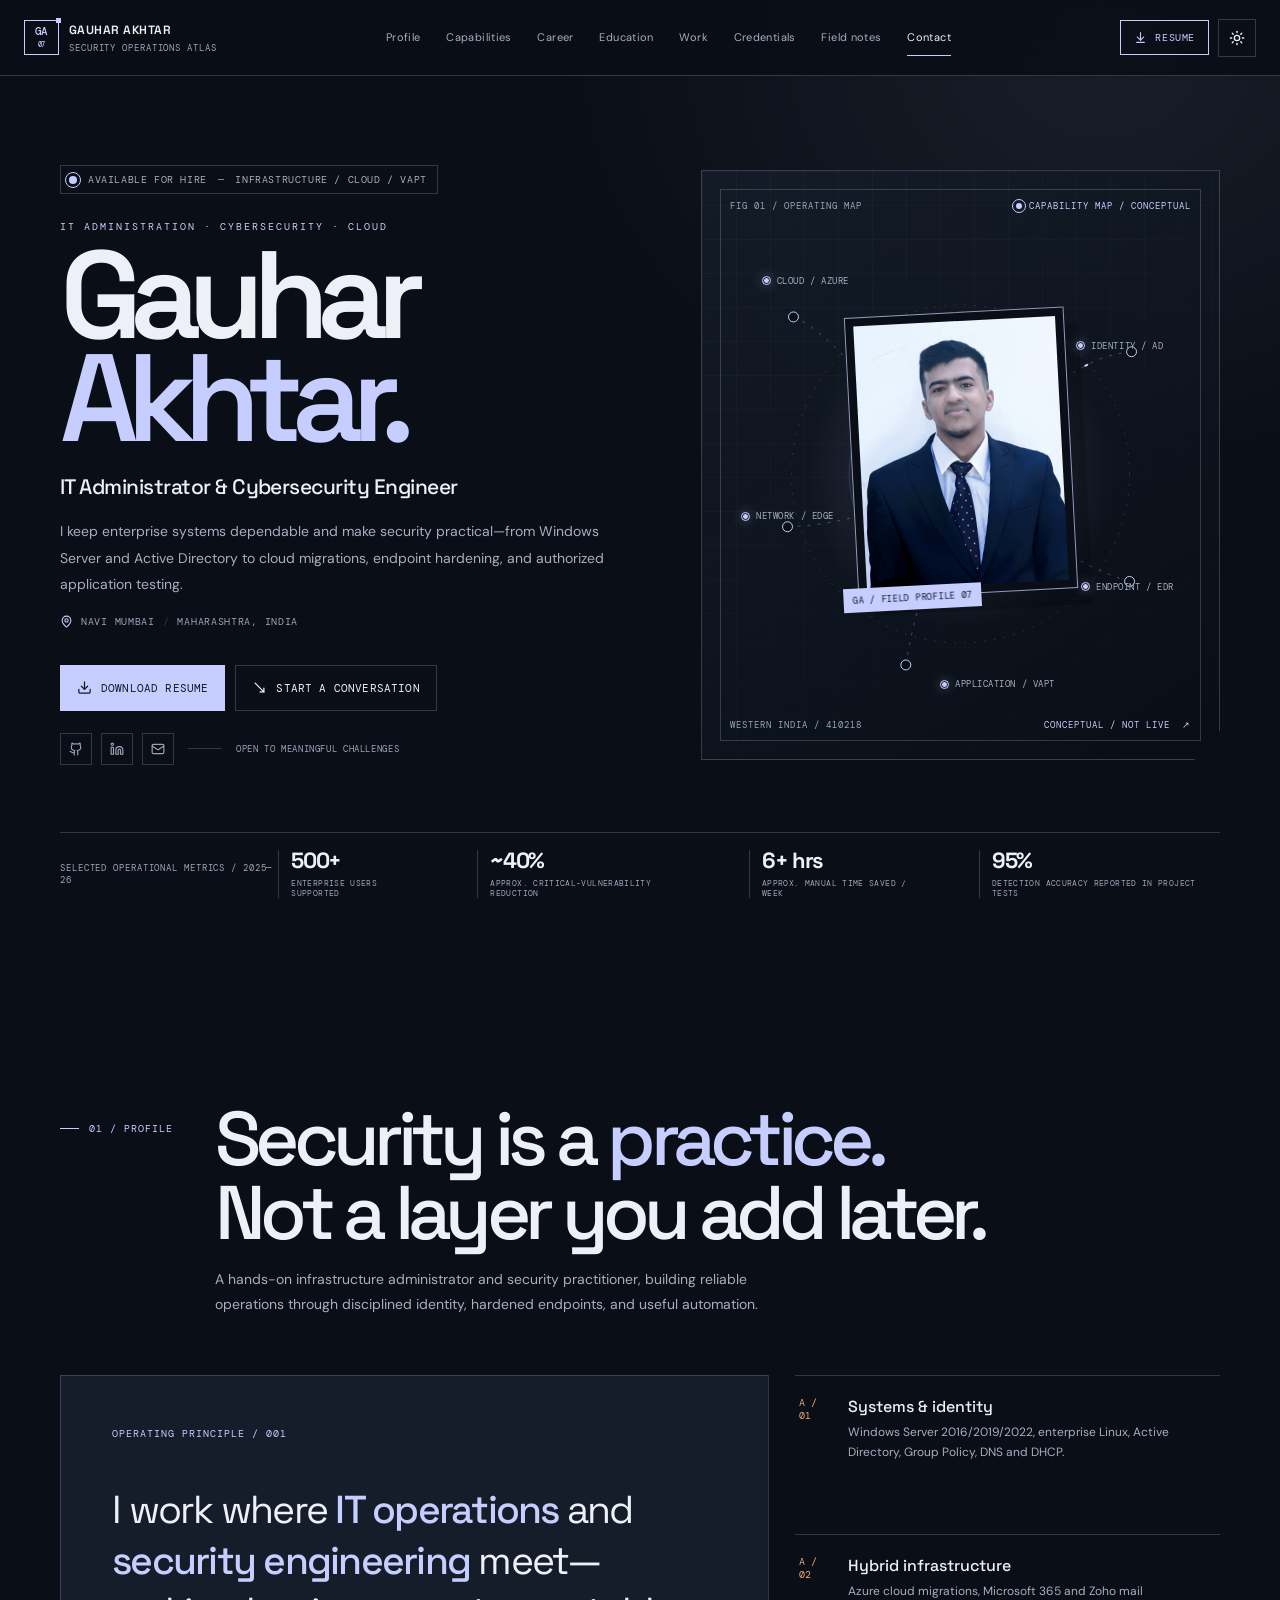
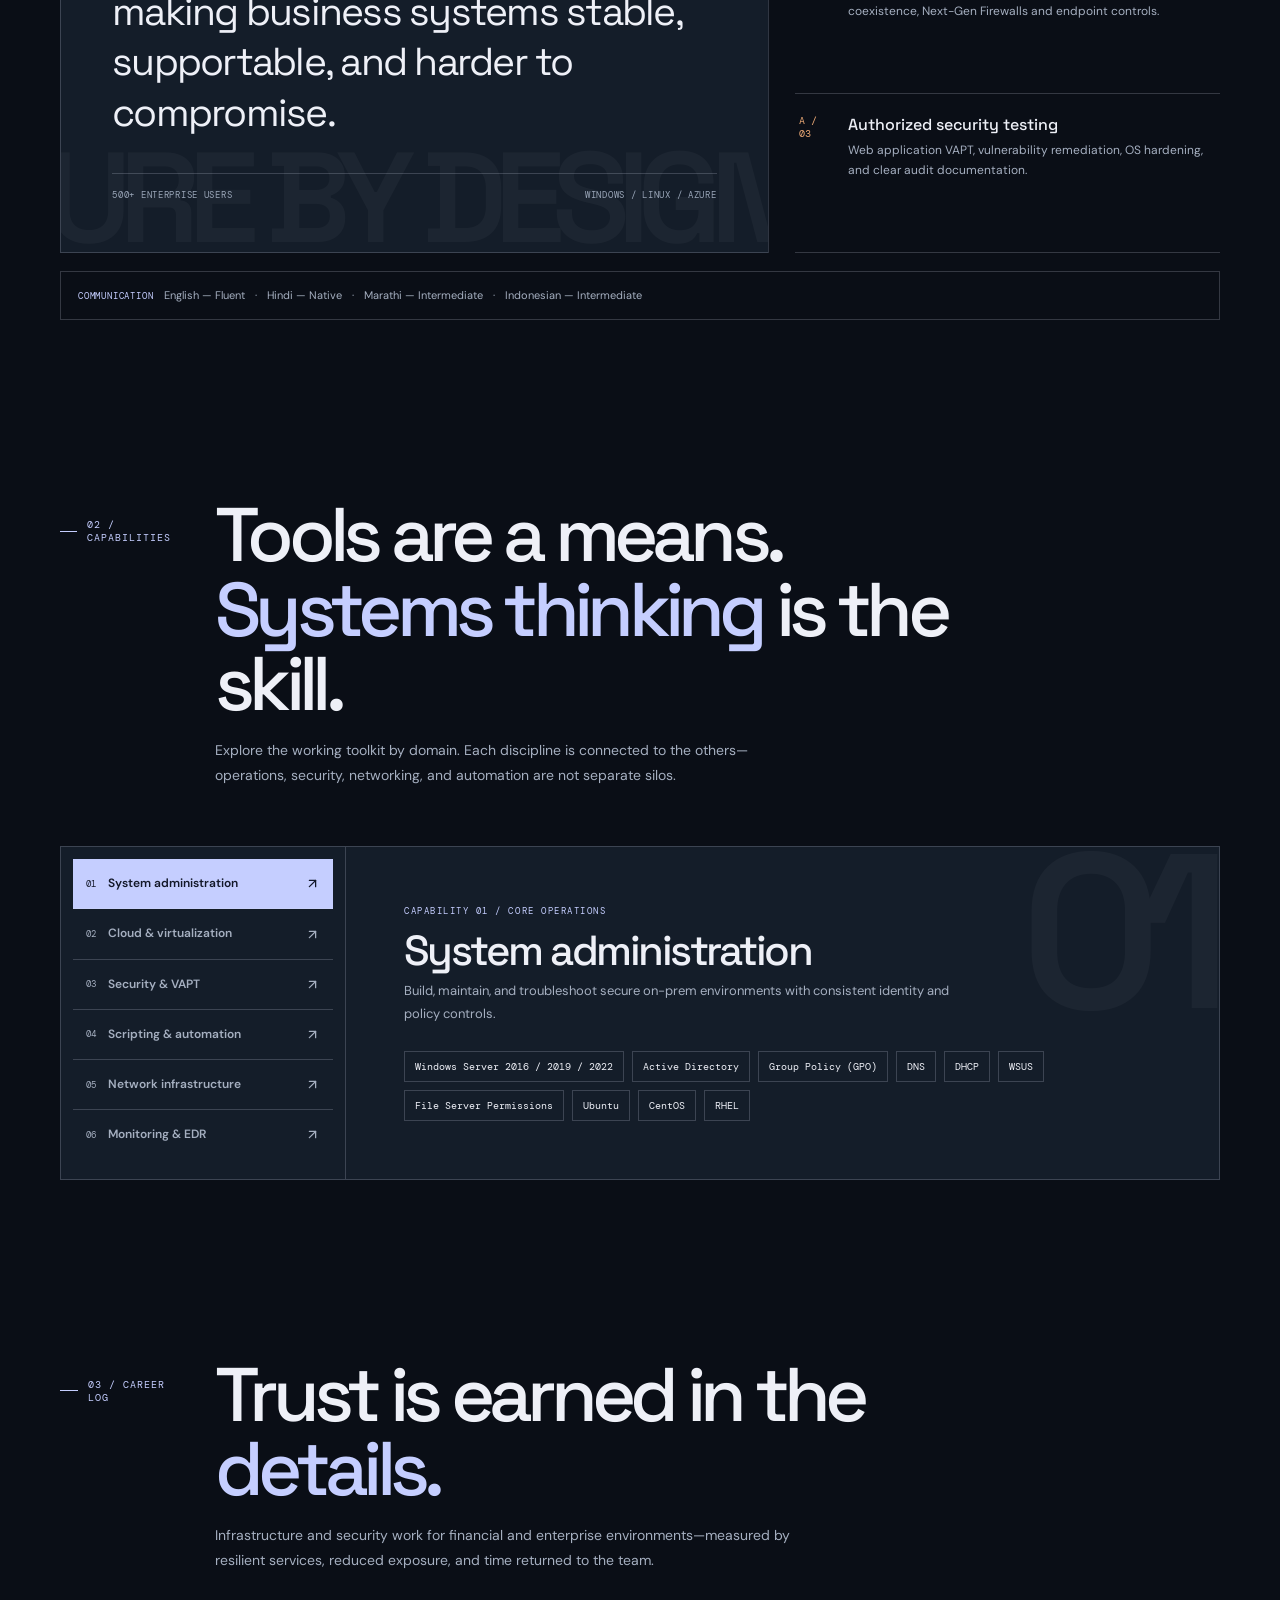
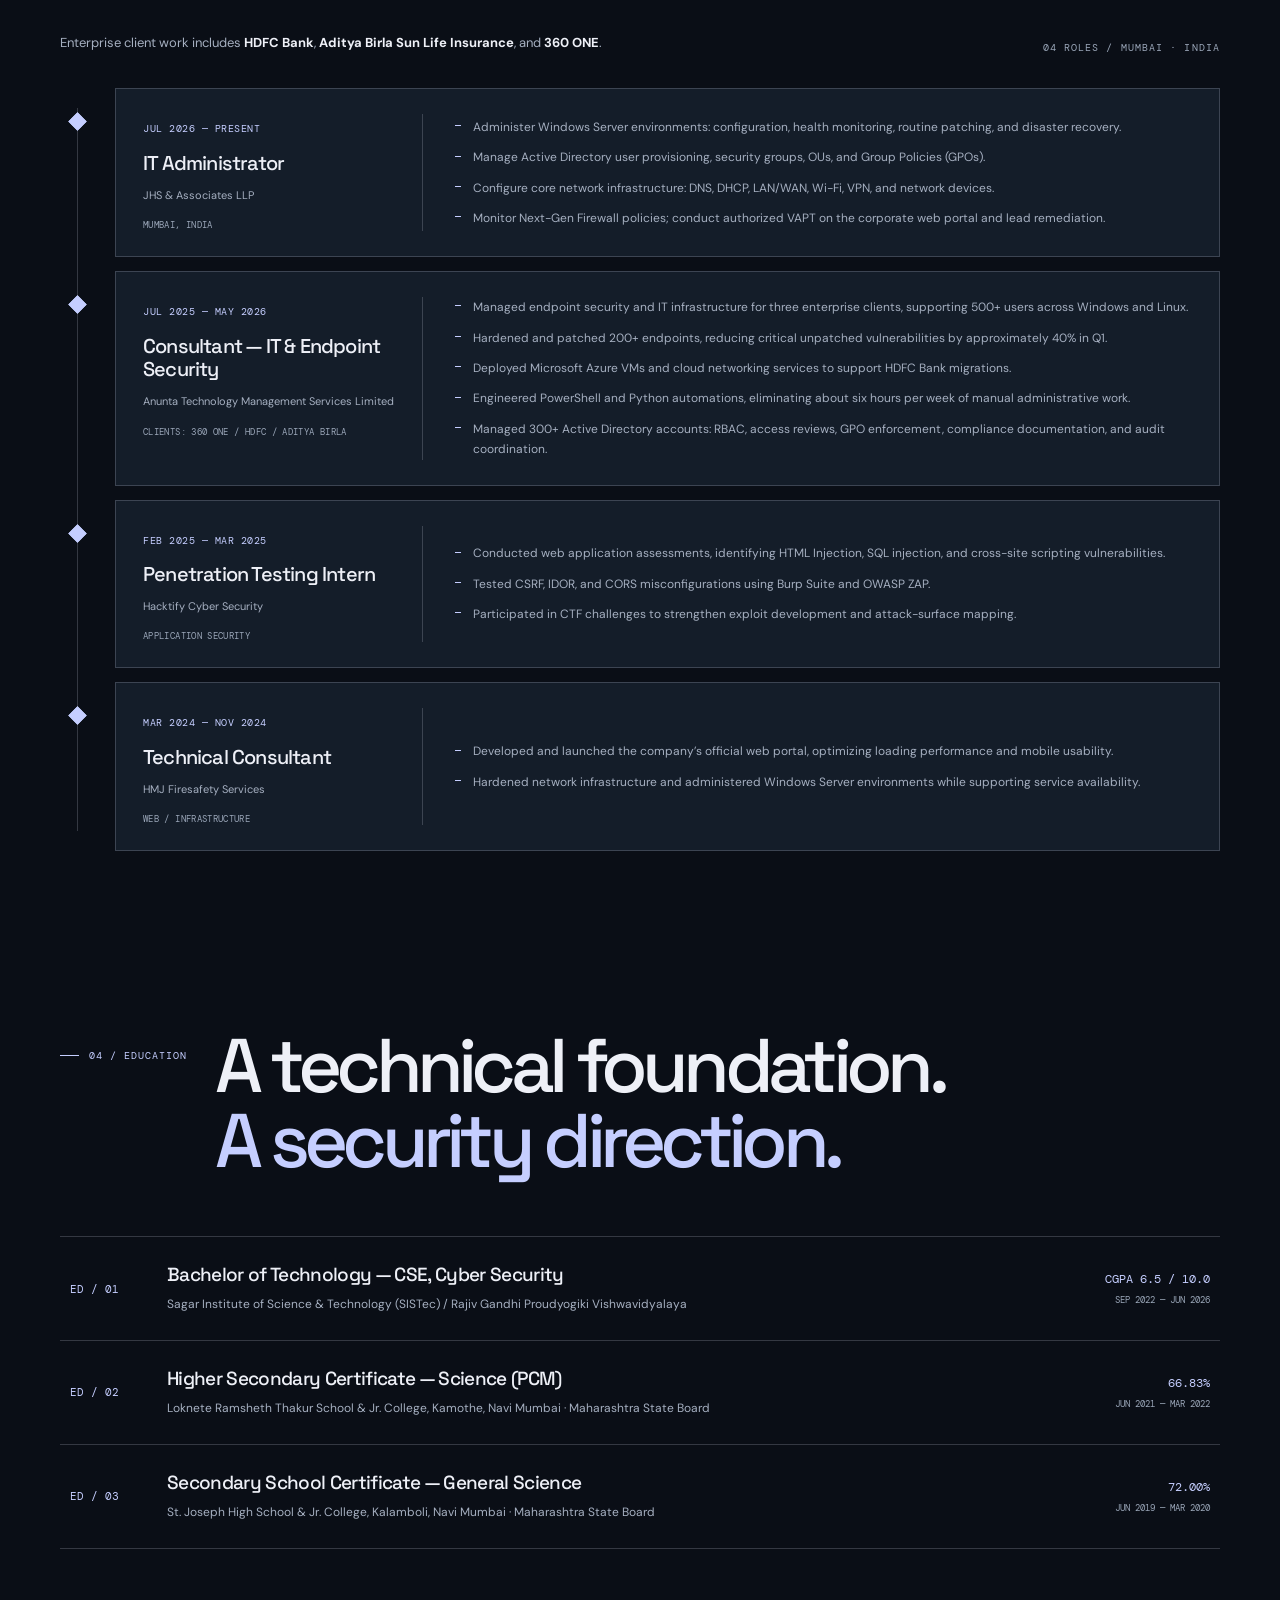
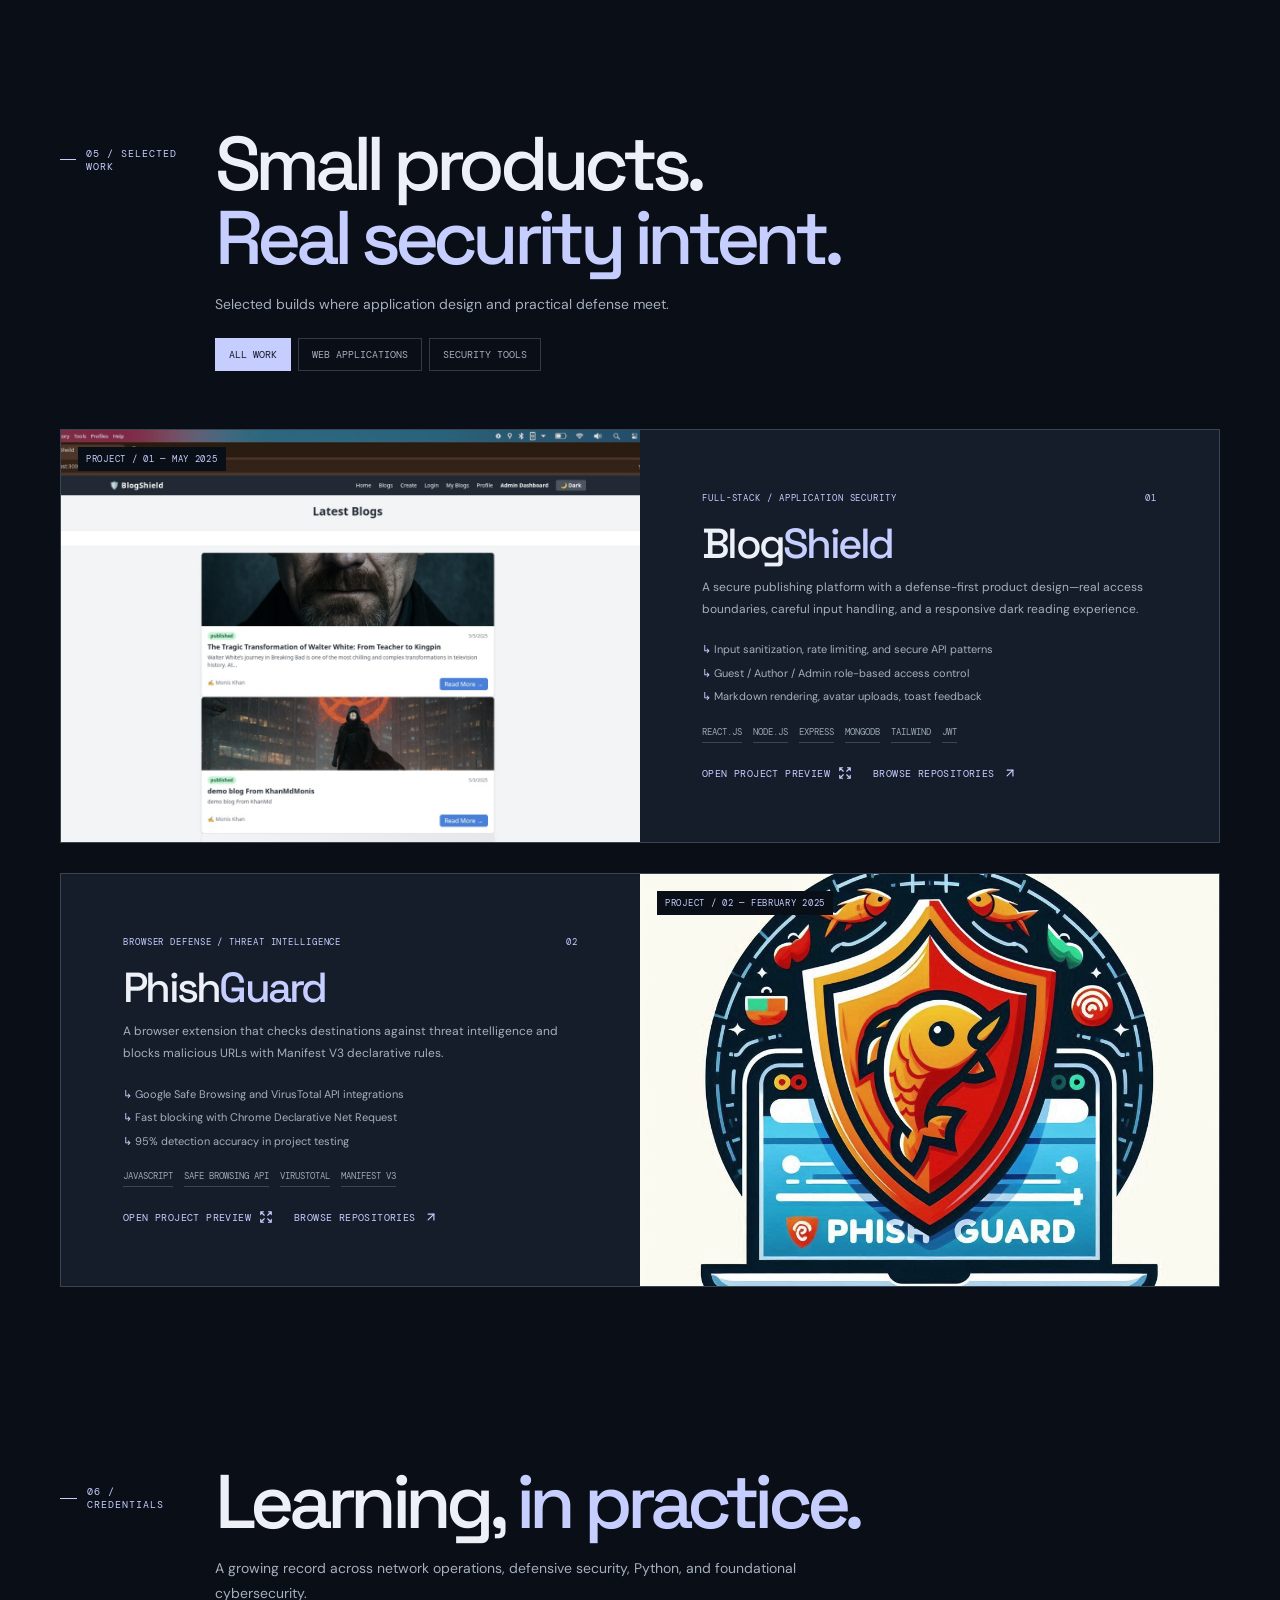
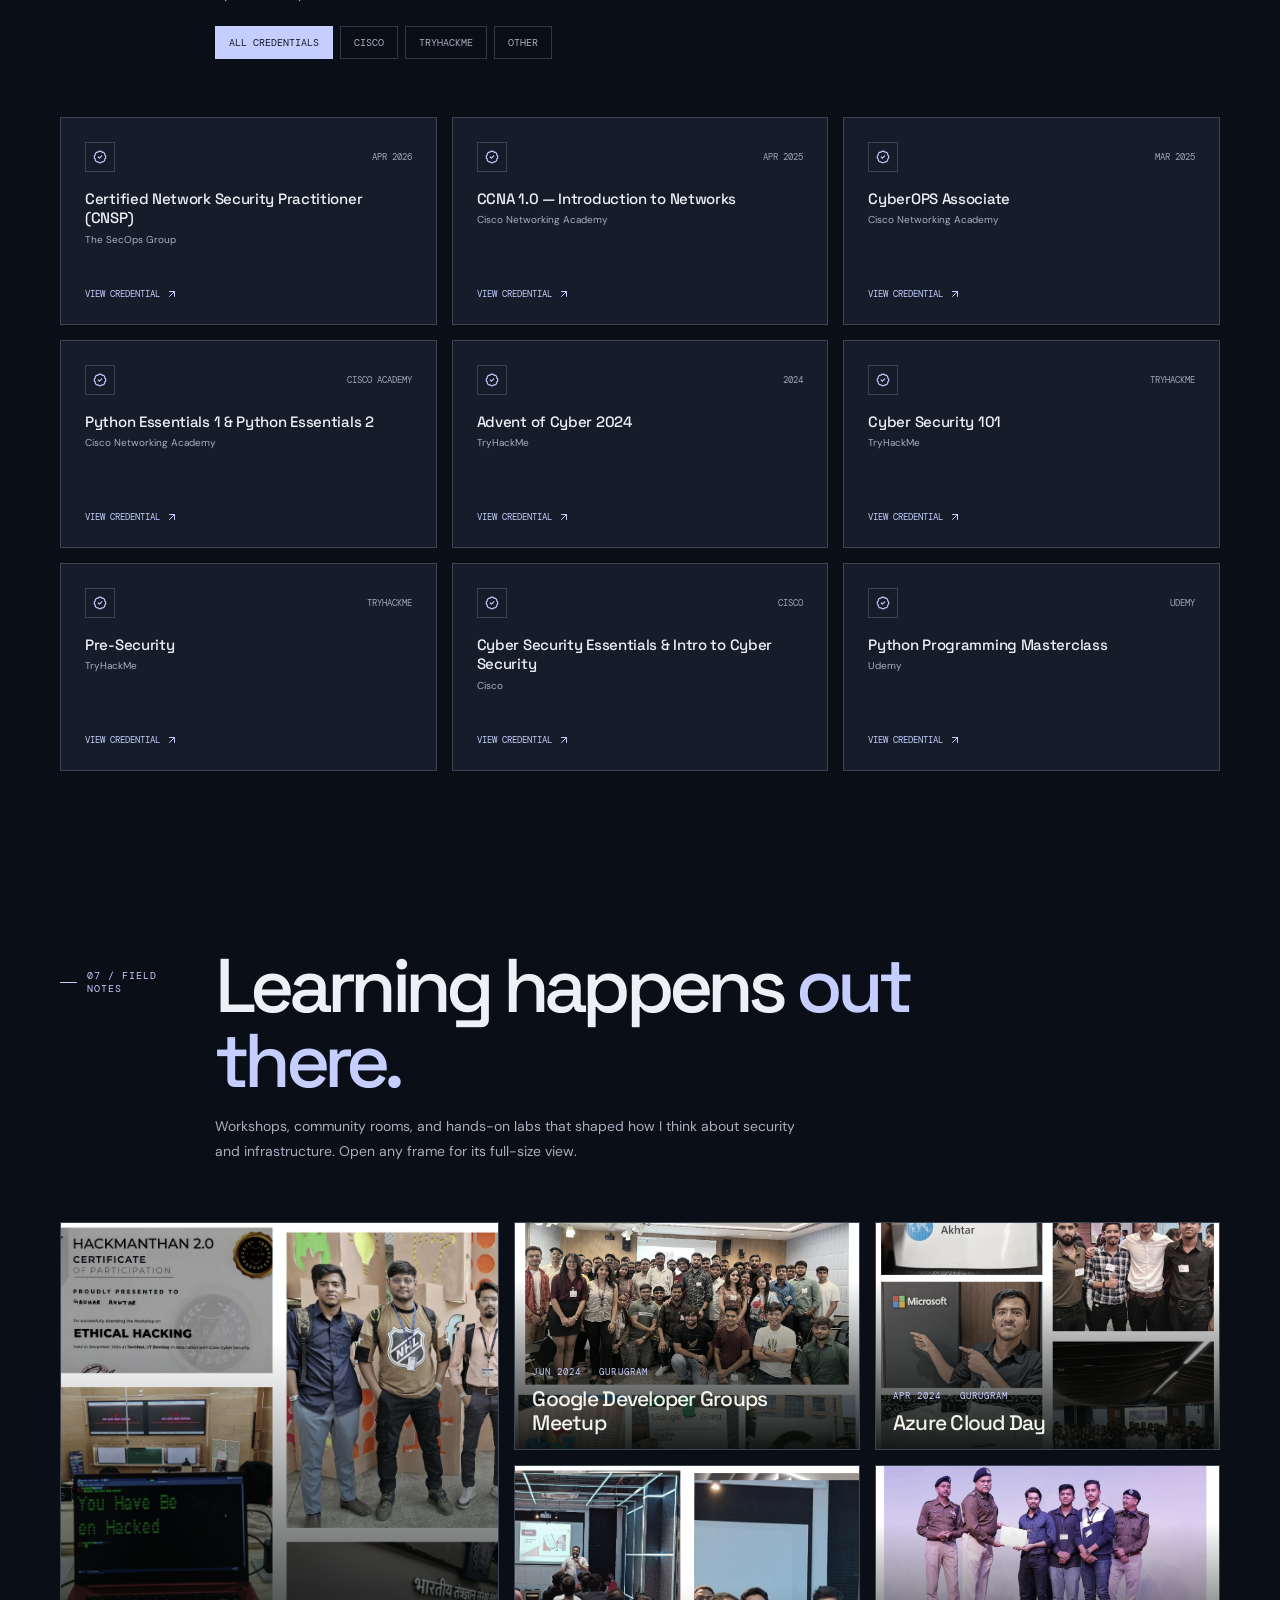
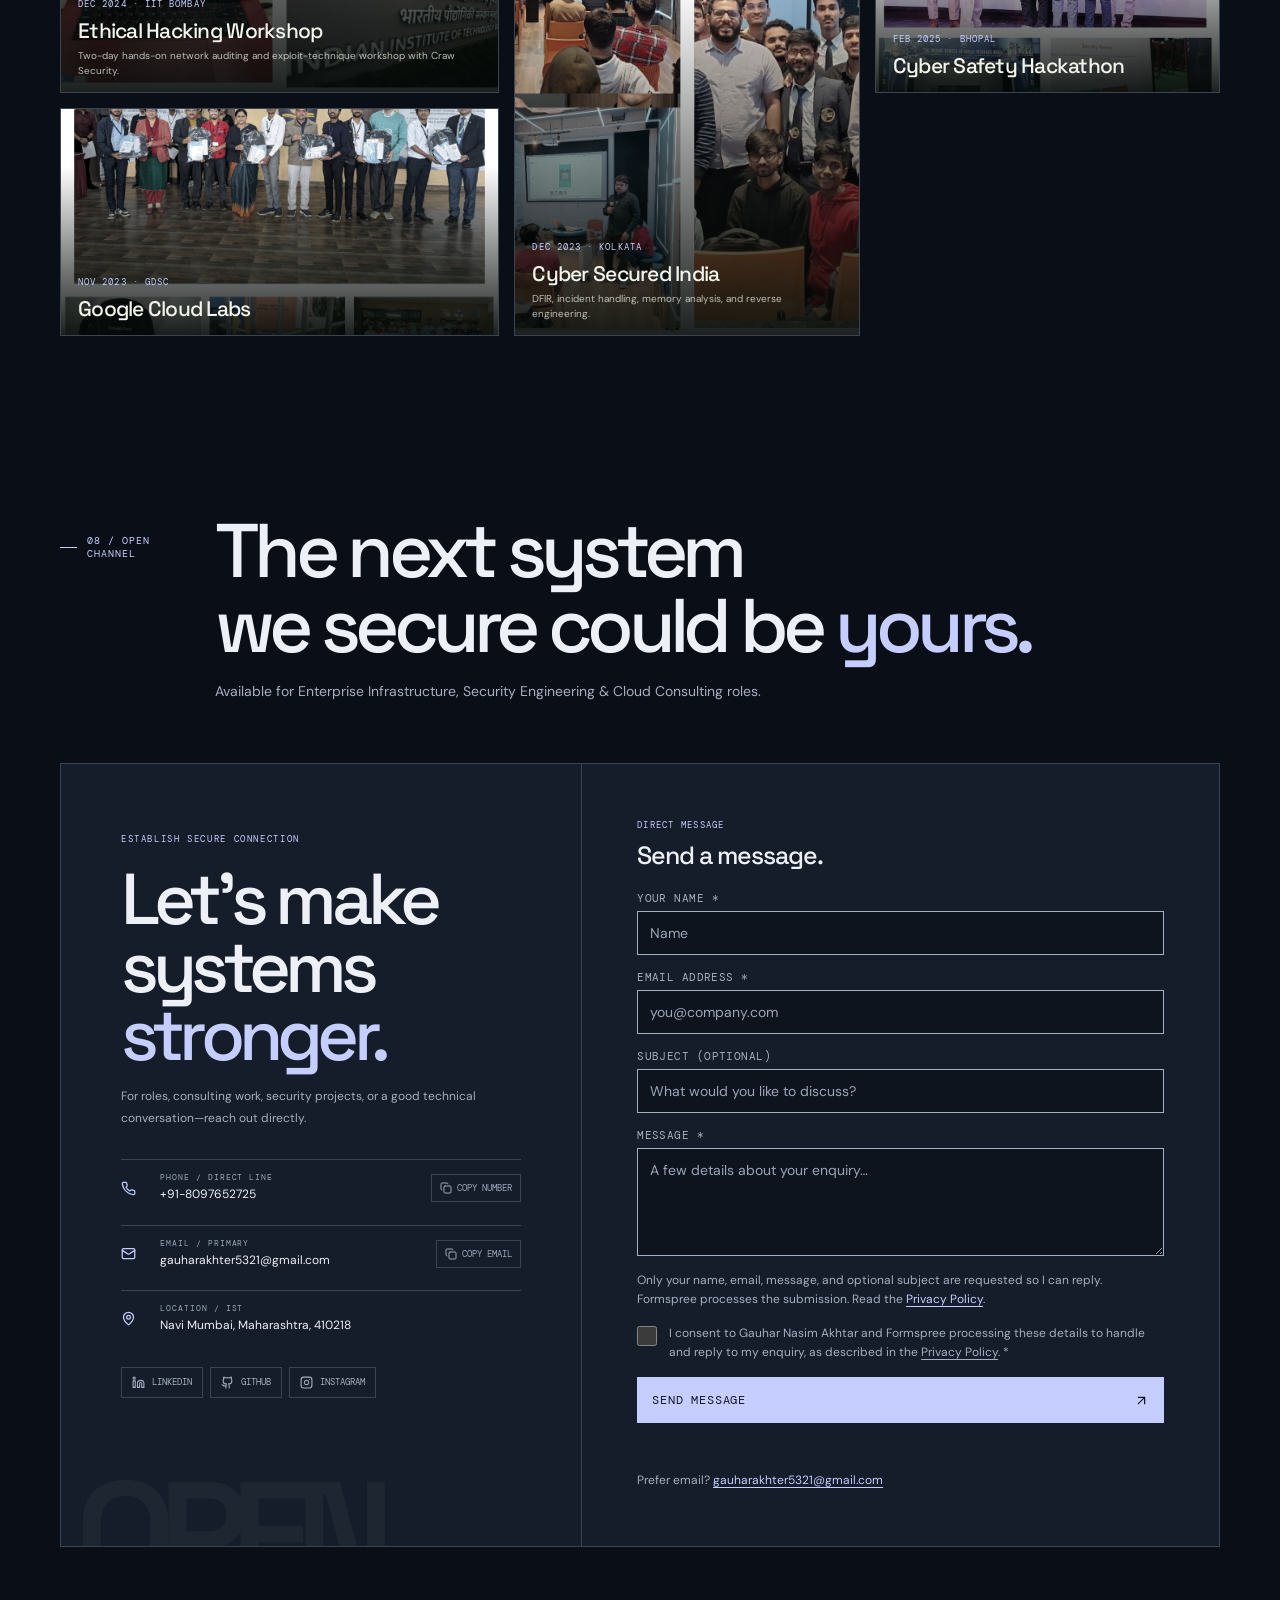
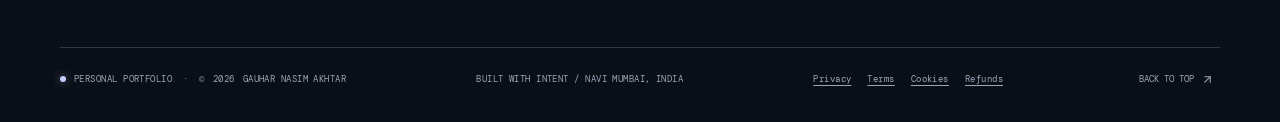
<file: index.html>
<!doctype html>
<html lang="en" data-theme="dark">
<head>
  <meta charset="utf-8">
  <meta name="viewport" content="width=device-width, initial-scale=1">
  <meta name="theme-color" content="#0a0e16">
  <meta name="referrer" content="strict-origin-when-cross-origin">
  <meta http-equiv="Content-Security-Policy" content="default-src 'self'; base-uri 'self'; object-src 'none'; script-src 'self' 'unsafe-inline'; style-src 'self' 'unsafe-inline'; img-src 'self' data:; font-src 'self'; connect-src 'self' https://formspree.io; form-action 'self' https://formspree.io">
  <meta name="description" content="Gauhar Nasim Akhtar — IT Administrator and Cybersecurity Engineer working across enterprise infrastructure, cloud security, endpoint protection, and VAPT.">
  <link rel="canonical" href="https://gauharakhtar.me/">
  <title>Gauhar Nasim Akhtar — Security Operations Atlas</title>
  <!-- Locally hosted, open-licensed fonts and pinned Lucide bundle avoid third-party page-load requests. -->
  <style>
    @font-face{font-family:'DM Mono';src:url('fonts/web/dm-mono-400.woff2') format('woff2');font-style:normal;font-weight:400;font-display:swap}
    @font-face{font-family:'DM Mono';src:url('fonts/web/dm-mono-500.woff2') format('woff2');font-style:normal;font-weight:500;font-display:swap}
    @font-face{font-family:'DM Sans';src:url('fonts/web/dm-sans-variable.woff2') format('woff2');font-style:normal;font-weight:400 700;font-display:swap}
    @font-face{font-family:'Space Grotesk';src:url('fonts/web/space-grotesk-variable.woff2') format('woff2');font-style:normal;font-weight:400 700;font-display:swap}
    :root{color-scheme:dark;--bg:#0a0e16;--bg-soft:#101722;--surface:#141d29;--surface-2:#1b2634;--ink:#eef0f7;--muted:#a5afc0;--quiet:#9aa6b8;--line:rgba(218,226,244,.2);--signal:#c5ceff;--signal-2:#eeaa76;--signal-ink:#131829;--shadow:0 22px 70px rgba(0,0,0,.26);--sans:'DM Sans',sans-serif;--display:'Space Grotesk',sans-serif;--mono:'DM Mono',monospace}
    :root[data-theme="light"]{color-scheme:light;--bg:#f0efe9;--bg-soft:#e8e7df;--surface:#faf9f5;--surface-2:#e7e8f0;--ink:#20243a;--muted:#5b6074;--quiet:#5c6276;--line:rgba(37,43,75,.22);--signal:#4f5da6;--signal-2:#965034;--signal-ink:#fff;--shadow:0 22px 70px rgba(32,36,58,.1)}
    *{box-sizing:border-box}[hidden]{display:none!important}html{scroll-behavior:smooth;scroll-padding-top:100px;background:var(--bg)}body{isolation:isolate;margin:0;overflow-x:hidden;background:var(--bg);color:var(--ink);font:400 16px/1.6 var(--sans);transition:background .4s,color .4s}body:before{content:"";position:fixed;inset:0;z-index:-1;pointer-events:none;background:linear-gradient(90deg,transparent calc(50% - .5px),color-mix(in srgb,var(--signal) 3%,transparent) 50%,transparent calc(50% + .5px)),radial-gradient(ellipse at 86% 7%,color-mix(in srgb,var(--signal) 8%,transparent),transparent 36rem);background-size:100% 100%,100% 100%}
    a{color:inherit;text-decoration:none}button{font:inherit;color:inherit}img{max-width:100%;display:block}::selection{background:var(--signal);color:var(--signal-ink)}.mono{font-family:var(--mono)}.wrap{width:min(1240px,calc(100% - 64px));margin-inline:auto}.muted{color:var(--muted)}.quiet{color:var(--quiet)}
    .reading-line{position:fixed;z-index:120;top:0;left:0;height:2px;width:0;background:var(--signal);box-shadow:0 0 14px color-mix(in srgb,var(--signal) 55%,transparent);transform-origin:left}
    .masthead{position:fixed;z-index:100;inset:0 0 auto;height:76px;background:color-mix(in srgb,var(--bg) 87%,transparent);border-bottom:1px solid var(--line);backdrop-filter:blur(18px);transition:background .35s,border .35s}.mast-inner{width:min(1380px,calc(100% - 48px));height:100%;margin:auto;display:flex;align-items:center;justify-content:space-between;gap:22px}.brand{display:flex;align-items:center;gap:10px;min-width:140px}.brand-mark{width:35px;height:35px;border:1px solid var(--signal);display:grid;place-items:center;position:relative;color:var(--signal);font:500 11px var(--mono);letter-spacing:-.08em}.brand-mark:after{content:"";position:absolute;width:5px;height:5px;right:-3px;top:-3px;background:var(--signal)}.brand-copy{display:grid;line-height:1.2}.brand-copy b{font:600 12px var(--display);letter-spacing:.04em}.brand-copy small{margin-top:4px;font:9px var(--mono);letter-spacing:.1em;color:var(--quiet)}.nav-links{display:flex;align-items:center;gap:clamp(12px,2vw,29px)}.nav-links a{position:relative;color:var(--muted);font-size:11px;letter-spacing:.035em;transition:color .2s}.nav-links a:before{content:"";position:absolute;left:0;right:0;bottom:-10px;height:1px;background:var(--signal);transform:scaleX(0);transform-origin:left;transition:transform .25s}.nav-links a:hover,.nav-links a.active{color:var(--ink)}.nav-links a.active:before,.nav-links a:hover:before{transform:scaleX(1)}.mast-actions{display:flex;align-items:center;gap:9px}.icon-button,.menu-button{width:38px;height:38px;border:1px solid var(--line);background:transparent;display:grid;place-items:center;cursor:pointer;transition:.2s}.icon-button:hover,.menu-button:hover{border-color:var(--signal);color:var(--signal)}.icon-button svg,.menu-button svg{width:16px;height:16px}.nav-cta{display:flex;align-items:center;gap:8px;padding:10px 13px;border:1px solid var(--signal);color:var(--signal);font:10px var(--mono);letter-spacing:.06em;transition:.2s}.nav-cta:hover{background:var(--signal);color:var(--signal-ink)}.nav-cta svg{width:13px;height:13px}.menu-button{display:none}
    .mobile-nav{display:none}
    .hero{min-height:850px;min-height:max(820px,100svh);padding:130px 0 46px;display:grid;align-items:center;position:relative}.hero-grid{display:grid;grid-template-columns:1fr .92fr;align-items:center;gap:clamp(24px,6vw,90px)}.hero-copy{position:relative;z-index:3;padding:35px 0}.availability{display:inline-flex;align-items:center;gap:11px;border:1px solid var(--line);padding:7px 10px 7px 8px;color:var(--muted);font:10px var(--mono);letter-spacing:.06em;text-transform:uppercase}.live-dot{position:relative;width:8px;height:8px;background:var(--signal);border-radius:50%}.live-dot:after{content:"";position:absolute;inset:-4px;border:1px solid var(--signal);border-radius:50%;animation:ping 2.2s ease-out infinite}@keyframes ping{0%{transform:scale(.5);opacity:.8}100%{transform:scale(2.3);opacity:0}}
    .hero-kicker{margin:26px 0 11px;color:var(--signal);font:10px var(--mono);letter-spacing:.2em;text-transform:uppercase}.hero h1{font:600 clamp(4.3rem,9.7vw,9.2rem)/.83 var(--display);letter-spacing:-.095em;margin:0 0 23px}.hero h1 span{display:block;color:var(--signal)}.hero-role{font:500 clamp(16px,1.8vw,21px) var(--display);letter-spacing:-.025em;margin:0;color:var(--ink)}.hero-summary{margin:18px 0 0;max-width:600px;color:var(--muted);font-size:14px;line-height:1.9}.hero-place{display:inline-flex;align-items:center;gap:8px;margin-top:17px;color:var(--quiet);font:10px var(--mono);letter-spacing:.07em}.hero-place svg{width:13px;height:13px;color:var(--signal)}.hero-actions{display:flex;gap:10px;flex-wrap:wrap;margin-top:27px}.action-primary,.action-secondary{height:46px;padding:0 16px;display:inline-flex;align-items:center;gap:9px;font:11px var(--mono);letter-spacing:.015em;transition:transform .2s,background .2s,color .2s,border .2s}.action-primary{background:var(--signal);color:var(--signal-ink);border:1px solid var(--signal)}.action-primary:hover{transform:translateY(-3px);box-shadow:0 10px 30px color-mix(in srgb,var(--signal) 17%,transparent)}.action-secondary{border:1px solid var(--line);color:var(--ink)}.action-secondary:hover{transform:translateY(-3px);border-color:var(--signal);color:var(--signal)}.action-primary svg,.action-secondary svg{width:15px;height:15px}.hero-socials{display:flex;align-items:center;gap:9px;margin-top:22px}.hero-socials a{display:grid;place-items:center;width:32px;height:32px;border:1px solid var(--line);color:var(--quiet);transition:.2s}.hero-socials a:hover{color:var(--signal);border-color:var(--signal);transform:translateY(-2px)}.hero-socials svg{width:14px;height:14px}.hero-socials .social-rule{width:34px;height:1px;background:var(--line);margin:0 5px}.hero-socials .social-note{color:var(--quiet);font:9px var(--mono);letter-spacing:.07em}
    .atlas{height:590px;position:relative;isolation:isolate;border:1px solid var(--line);overflow:hidden;background:linear-gradient(145deg,color-mix(in srgb,var(--surface) 90%,transparent),color-mix(in srgb,var(--bg) 80%,transparent));box-shadow:var(--shadow);clip-path:polygon(0 0,100% 0,100% 95%,95% 100%,0 100%)}.atlas:before{content:"";position:absolute;inset:0;z-index:-1;opacity:.65;background-image:linear-gradient(color-mix(in srgb,var(--signal) 6%,transparent) 1px,transparent 1px),linear-gradient(90deg,color-mix(in srgb,var(--signal) 6%,transparent) 1px,transparent 1px);background-size:34px 34px;mask-image:linear-gradient(140deg,black,transparent 94%)}.atlas:after{content:"";position:absolute;inset:18px;border:1px solid var(--line);pointer-events:none}.atlas-top,.atlas-bottom{position:absolute;z-index:5;left:28px;right:28px;display:flex;justify-content:space-between;align-items:center;color:var(--quiet);font:9px var(--mono);letter-spacing:.11em;text-transform:uppercase}.atlas-top{top:29px}.atlas-bottom{bottom:28px}.atlas-top span:last-child,.atlas-bottom span:last-child{color:var(--signal)}.atlas-svg{position:absolute;inset:50px 0 20px;width:100%;height:calc(100% - 70px);overflow:visible}.route{fill:none;stroke:var(--signal);stroke-width:1;stroke-opacity:.3;stroke-dasharray:3 7;vector-effect:non-scaling-stroke}.route-soft{fill:none;stroke:var(--signal);stroke-width:1;stroke-opacity:.15;vector-effect:non-scaling-stroke}.route-flow{fill:none;stroke:var(--signal);stroke-width:2;stroke-dasharray:2 130;stroke-linecap:round;animation:flow 8s linear infinite;vector-effect:non-scaling-stroke}@keyframes flow{to{stroke-dashoffset:-528}}.route-flow.delay{animation-delay:-3.1s;stroke:var(--signal-2)}.map-node{position:absolute;z-index:7;display:flex;align-items:center;gap:7px;border:0;padding:4px;background:transparent;color:var(--muted);font:9px var(--mono);letter-spacing:.06em;text-transform:uppercase;cursor:pointer;transition:color .2s,transform .2s}.map-node:hover,.map-node[aria-pressed="true"]{color:var(--signal);transform:translateY(-2px)}.map-node i{width:7px;height:7px;background:var(--signal);border:1px solid var(--bg);outline:1px solid var(--signal);border-radius:50%;box-shadow:0 0 12px color-mix(in srgb,var(--signal) 55%,transparent)}.map-node[data-node="cloud"]{top:17%;left:11%}.map-node[data-node="identity"]{top:28%;right:10%}.map-node[data-node="edge"]{top:57%;left:7%}.map-node[data-node="endpoint"]{top:69%;right:8%}.map-node[data-node="app"]{bottom:16%;left:34%}.portrait-plate{position:absolute;z-index:3;left:50%;top:48%;width:220px;height:282px;transform:translate(-50%,-50%) rotate(-3deg);border:1px solid color-mix(in srgb,var(--signal) 65%,var(--line));padding:8px;background:var(--bg);box-shadow:14px 17px 0 rgba(0,0,0,.2);transition:transform .35s cubic-bezier(.2,.8,.2,1)}.portrait-plate:hover{transform:translate(-50%,-52%) rotate(0)}.portrait-plate img{width:100%;height:100%;object-fit:cover;object-position:center 22%;filter:saturate(.66) contrast(1.04)}.portrait-index{position:absolute;z-index:4;bottom:-14px;left:-16px;padding:6px 9px;background:var(--signal);color:var(--signal-ink);font:9px var(--mono);letter-spacing:.08em}.map-detail{position:absolute;z-index:10;left:28px;bottom:65px;max-width:175px;padding:8px 10px;border-left:2px solid var(--signal);background:color-mix(in srgb,var(--bg) 86%,transparent);color:var(--muted);font-size:9px;line-height:1.45;opacity:0;transform:translateY(5px);transition:.2s}.map-detail.show{opacity:1;transform:none}.map-detail b{display:block;margin-bottom:3px;color:var(--signal);font:9px var(--mono);letter-spacing:.08em;text-transform:uppercase}
    .hero-foot{display:flex;justify-content:space-between;align-items:center;border-top:1px solid var(--line);margin-top:32px;padding-top:17px}.hero-foot-note{color:var(--quiet);font:9px var(--mono);letter-spacing:.1em;text-transform:uppercase}.hero-metrics{display:flex;gap:clamp(17px,4vw,52px)}.hero-metric{position:relative;padding-left:12px;border-left:1px solid var(--line)}.hero-metric strong{display:block;color:var(--ink);font:600 22px/.95 var(--display);letter-spacing:-.06em}.hero-metric strong em{font-style:normal;color:var(--signal)}.hero-metric span{display:block;margin-top:7px;color:var(--quiet);font:8px var(--mono);letter-spacing:.045em;text-transform:uppercase}
    .chapter{padding:135px 0 20px;position:relative;scroll-margin-top:75px}.chapter-head{display:grid;grid-template-columns:130px 1fr;gap:25px;align-items:start;margin-bottom:46px}.chapter-code{display:flex;align-items:center;gap:10px;padding-top:10px;color:var(--signal);font:10px var(--mono);letter-spacing:.1em}.chapter-code:before{content:"";width:19px;height:1px;background:var(--signal)}.chapter-title{font:500 clamp(38px,6vw,76px)/.98 var(--display);letter-spacing:-.075em;margin:0;max-width:850px}.chapter-title em{color:var(--signal);font-style:normal}.chapter-deck{max-width:600px;margin:16px 0 0;color:var(--muted);font-size:14px;line-height:1.8}
    .profile-grid{display:grid;grid-template-columns:1.25fr .75fr;gap:16px}.profile-manifesto{min-height:310px;padding:clamp(25px,4vw,52px);display:flex;flex-direction:column;justify-content:space-between;position:relative;overflow:hidden;background:var(--surface);border:1px solid var(--line)}.profile-manifesto:after{content:"SECURE BY DESIGN";position:absolute;right:-15px;bottom:-10px;font:600 clamp(60px,10vw,132px)/1 var(--display);letter-spacing:-.1em;color:var(--ink);opacity:.035;white-space:nowrap}.manifesto-index{position:relative;z-index:1;color:var(--signal);font:10px var(--mono);letter-spacing:.1em}.manifesto-text{position:relative;z-index:1;max-width:760px;margin:45px 0 0;font:400 clamp(22px,3.1vw,39px)/1.3 var(--display);letter-spacing:-.045em}.manifesto-text strong{font-weight:500;color:var(--signal)}.manifesto-foot{position:relative;z-index:1;display:flex;justify-content:space-between;gap:12px;margin-top:34px;padding-top:15px;border-top:1px solid var(--line);color:var(--quiet);font:9px var(--mono);letter-spacing:.08em;text-transform:uppercase}.profile-facts{display:grid;grid-template-rows:repeat(3,1fr);border-top:1px solid var(--line)}.fact-row{display:grid;grid-template-columns:35px 1fr;gap:14px;align-items:start;padding:20px 4px;border-bottom:1px solid var(--line)}.fact-num{color:var(--signal-2);font:10px var(--mono)}.fact-row h3{margin:0 0 6px;font:500 16px var(--display)}.fact-row p{margin:0;color:var(--muted);font-size:12px;line-height:1.65}
    .skill-layout{display:grid;grid-template-columns:285px 1fr;border:1px solid var(--line);background:var(--surface)}.skill-tabs{display:flex;flex-direction:column;border-right:1px solid var(--line);padding:12px}.skill-tab{display:flex;align-items:center;gap:12px;padding:15px 13px;border:0;border-bottom:1px solid var(--line);background:transparent;color:var(--muted);text-align:left;cursor:pointer;transition:background .2s,color .2s}.skill-tab:last-child{border-bottom:0}.skill-tab:hover{color:var(--ink);background:color-mix(in srgb,var(--surface-2) 40%,transparent)}.skill-tab[aria-selected="true"]{background:var(--signal);color:var(--signal-ink)}.skill-tab-num{font:9px var(--mono);opacity:1}.skill-tab-title{flex:1;font-size:12px;font-weight:600}.skill-tab svg{width:15px;height:15px}.skill-display{min-height:310px;padding:clamp(25px,5vw,58px);display:flex;flex-direction:column;justify-content:center;position:relative;overflow:hidden}.skill-display:after{content:attr(data-watermark);position:absolute;right:12px;top:-25px;color:var(--ink);opacity:.035;font:600 clamp(110px,18vw,220px)/1 var(--display);letter-spacing:-.12em;pointer-events:none}.skill-display>*{position:relative;z-index:1}.skill-display-kicker{color:var(--signal);font:9px var(--mono);letter-spacing:.17em;text-transform:uppercase}.skill-display h3{margin:13px 0 8px;font:500 clamp(25px,4vw,42px)/1 var(--display);letter-spacing:-.06em}.skill-display p{max-width:580px;margin:0;color:var(--muted);font-size:13px;line-height:1.75}.skill-chips{display:flex;flex-wrap:wrap;gap:8px;margin-top:25px}.skill-chip{border:1px solid var(--line);padding:8px 10px;color:var(--ink);font:10px var(--mono);transition:transform .2s,border .2s,color .2s}.skill-chip:hover{transform:translateY(-3px);border-color:var(--signal);color:var(--signal)}.language-line{display:flex;flex-wrap:wrap;align-items:center;gap:10px;margin-top:18px;padding:15px 17px;border:1px solid var(--line);color:var(--muted);font-size:11px}.language-line strong{color:var(--signal);font:9px var(--mono);letter-spacing:.09em;text-transform:uppercase}
    .career-intro{display:grid;grid-template-columns:1fr auto;gap:24px;align-items:end;margin-bottom:34px}.career-count{font:10px var(--mono);letter-spacing:.11em;color:var(--quiet)}.timeline{position:relative;display:grid;gap:14px}.timeline:before,.timeline:after{content:"";position:absolute;left:17px;top:20px;bottom:20px;width:1px;background:var(--line)}.timeline:after{bottom:auto;height:var(--timeline-progress,0%);background:var(--signal);transform-origin:top;transition:height .1s linear}.job{position:relative;padding-left:55px}.job-pin{position:absolute;z-index:2;left:11px;top:27px;width:13px;height:13px;border:1px solid var(--signal);background:var(--bg);transform:rotate(45deg);transition:background .3s,transform .3s}.job.is-visible .job-pin{background:var(--signal);transform:rotate(135deg)}.job-card{display:grid;grid-template-columns:minmax(180px,.55fr) 1.45fr;gap:32px;padding:25px 27px;border:1px solid var(--line);background:var(--surface);transition:border .25s,transform .45s}.job-card:hover{border-color:color-mix(in srgb,var(--signal) 50%,var(--line));transform:translateX(5px)}.job-meta{border-right:1px solid var(--line);padding-right:22px}.job-meta .date{color:var(--signal);font:10px var(--mono);letter-spacing:.05em}.job-meta h3{margin:12px 0 5px;font:500 20px/1.18 var(--display);letter-spacing:-.04em}.job-meta .company{color:var(--muted);font-size:11px;line-height:1.65}.job-meta .location{display:block;margin-top:13px;color:var(--quiet);font:9px var(--mono);letter-spacing:.04em}.job-points{display:grid;align-content:center;gap:10px;margin:0;padding:0;list-style:none}.job-points li{position:relative;padding-left:18px;color:var(--muted);font-size:12px;line-height:1.7}.job-points li:before{content:"";position:absolute;left:0;top:.68em;width:6px;height:1px;background:var(--signal)}
    .education-list{border-top:1px solid var(--line)}.education-row{display:grid;grid-template-columns:75px 1fr 180px;gap:22px;align-items:center;padding:26px 10px;border-bottom:1px solid var(--line);transition:padding .25s,background .25s}.education-row:hover{padding-inline:18px;background:color-mix(in srgb,var(--surface) 60%,transparent)}.education-index{color:var(--signal);font:11px var(--mono)}.education-row h3{margin:0;font:500 19px/1.3 var(--display);letter-spacing:-.035em}.education-row p{margin:7px 0 0;color:var(--muted);font-size:12px}.education-meta{text-align:right}.education-meta strong{display:block;color:var(--signal);font:12px var(--mono)}.education-meta span{display:block;margin-top:7px;color:var(--quiet);font:9px var(--mono)}
    .project-filters,.cert-filters{display:flex;gap:7px;flex-wrap:wrap}.filter{border:1px solid var(--line);padding:9px 13px;background:transparent;color:var(--muted);font:10px var(--mono);cursor:pointer;transition:.2s}.filter[aria-pressed="true"],.filter:hover{background:var(--signal);border-color:var(--signal);color:var(--signal-ink)}.project-list{display:grid;gap:22px}.project{display:grid;grid-template-columns:1fr 1fr;min-height:395px;background:var(--surface);border:1px solid var(--line);overflow:hidden;transition:border .3s}.project:hover{border-color:color-mix(in srgb,var(--signal) 55%,var(--line))}.project:nth-child(even) .project-visual{order:2}.project-visual{position:relative;min-height:320px;overflow:hidden;background:var(--surface-2)}.project-visual button{position:absolute;inset:0;width:100%;height:100%;padding:0;border:0;background:transparent;cursor:zoom-in}.project-visual img{width:100%;height:100%;object-fit:cover;transition:transform .8s cubic-bezier(.2,.8,.2,1),filter .5s;filter:saturate(.78)}.project:hover .project-visual img{transform:scale(1.045);filter:saturate(1)}.visual-label{position:absolute;z-index:2;left:17px;top:17px;pointer-events:none;padding:6px 8px;background:var(--bg);color:var(--signal);font:9px var(--mono);letter-spacing:.08em}.project-copy{display:flex;flex-direction:column;justify-content:center;padding:clamp(24px,4vw,48px)}.project-overline{display:flex;align-items:center;justify-content:space-between;gap:10px;color:var(--signal);font:9px var(--mono);letter-spacing:.1em;text-transform:uppercase}.project h3{margin:18px 0 0;font:500 clamp(26px,3.4vw,42px)/1.03 var(--display);letter-spacing:-.065em}.project h3 span{color:var(--signal)}.project-copy>p{color:var(--muted);font-size:12px;line-height:1.8}.project-bullets{display:grid;gap:6px;margin:9px 0 0;padding:0;list-style:none}.project-bullets li{color:var(--muted);font-size:11px}.project-bullets li:before{content:"↳ ";color:var(--signal)}.tech-list{display:flex;flex-wrap:wrap;gap:6px;margin-top:20px}.tech-list span{color:var(--quiet);border-bottom:1px solid var(--line);padding:0 0 4px;margin-right:5px;font:9px var(--mono)}.project-link{display:inline-flex;align-items:center;gap:8px;margin-top:22px;width:max-content;color:var(--signal);font:10px var(--mono);letter-spacing:.04em}.project-link svg{width:14px;height:14px;transition:transform .2s}.project-link:hover svg{transform:translate(3px,-3px)}
    .cert-grid{display:grid;grid-template-columns:repeat(3,1fr);gap:10px}.cert{position:relative;min-height:188px;padding:20px;border:1px solid var(--line);background:var(--surface);display:flex;flex-direction:column;transition:transform .35s,border .25s,background .3s}.cert:before{content:"";position:absolute;top:-1px;left:19px;right:19px;height:2px;background:var(--signal);transform:scaleX(0);transform-origin:left;transition:transform .3s}.cert:hover{transform:translateY(-5px);border-color:color-mix(in srgb,var(--signal) 50%,var(--line))}.cert:hover:before{transform:scaleX(1)}.cert-head{display:flex;align-items:center;justify-content:space-between;gap:12px}.cert-icon{width:30px;height:30px;border:1px solid var(--line);display:grid;place-items:center;color:var(--signal)}.cert-icon svg{width:14px;height:14px}.cert-date{color:var(--quiet);font:9px var(--mono)}.cert h3{margin:17px 0 4px;font:500 15px/1.28 var(--display);letter-spacing:-.02em}.cert p{margin:0;color:var(--muted);font-size:10px}.cert button{margin-top:auto;padding:15px 0 0;display:flex;align-items:center;gap:6px;width:max-content;border:0;background:transparent;color:var(--signal);font:9px var(--mono);cursor:pointer}.cert button svg{width:12px;height:12px}.cert button:hover{color:var(--ink)}
    .journey-grid{display:grid;grid-template-columns:1.12fr .88fr .88fr;grid-auto-rows:210px;gap:11px}.moment{position:relative;min-height:190px;overflow:hidden;background:var(--surface);border:1px solid var(--line);cursor:zoom-in}.moment:first-child{grid-row:span 2}.moment:nth-child(4){grid-column:2;grid-row:span 2}.moment img{width:100%;height:100%;object-fit:cover;filter:saturate(.64);transition:transform .75s cubic-bezier(.2,.8,.2,1),filter .45s}.moment:hover img{transform:scale(1.055);filter:saturate(.95)}.moment:after{content:"";position:absolute;inset:25% 0 0;background:linear-gradient(transparent,rgba(4,9,7,.9))}.moment-copy{position:absolute;z-index:2;left:17px;right:17px;bottom:14px}.moment-date{color:var(--signal);font:9px var(--mono);letter-spacing:.12em;text-transform:uppercase}.moment h3{margin:5px 0 0;color:#f3f4eb;font:500 clamp(15px,1.8vw,21px)/1.15 var(--display);letter-spacing:-.035em}.moment p{max-width:500px;margin:5px 0 0;color:rgba(243,244,235,.74);font-size:10px;line-height:1.5}.moment:not(:first-child):not(:nth-child(4)) p{display:none}.moment:not(:first-child):not(:nth-child(4)):hover p{display:block}
    .contact-block{position:relative;overflow:hidden;display:grid;grid-template-columns:.9fr 1.1fr;border:1px solid var(--line);background:var(--surface)}.contact-copy{position:relative;padding:clamp(28px,5vw,60px);border-right:1px solid var(--line);overflow:hidden}.contact-copy:after{content:"OPEN";position:absolute;left:14px;bottom:-64px;color:var(--ink);opacity:.04;font:600 150px/1 var(--display);letter-spacing:-.12em;pointer-events:none}.contact-kicker{color:var(--signal);font:9px var(--mono);letter-spacing:.18em;text-transform:uppercase}.contact-title{position:relative;z-index:1;margin:17px 0;font:500 clamp(39px,6.2vw,72px)/.94 var(--display);letter-spacing:-.08em}.contact-title span{color:var(--signal)}.contact-copy>p{position:relative;z-index:1;max-width:370px;color:var(--muted);font-size:12px;line-height:1.8}.contact-links{position:relative;z-index:1;display:grid;gap:8px;margin-top:30px}.contact-row{display:grid;grid-template-columns:29px 1fr auto;gap:10px;align-items:center;padding:12px 0;border-top:1px solid var(--line)}.contact-row>svg{width:15px;height:15px;color:var(--signal)}.contact-row small{display:block;color:var(--quiet);font:8px var(--mono);letter-spacing:.12em}.contact-row a{display:block;margin-top:3px;font-size:12px}.copy-button{display:flex;align-items:center;gap:5px;padding:7px 8px;border:1px solid var(--line);background:transparent;color:var(--quiet);font:9px var(--mono);cursor:pointer;transition:.2s}.copy-button:hover{border-color:var(--signal);color:var(--signal)}.copy-button svg{width:12px;height:12px}.contact-social{display:flex;gap:7px;margin-top:20px}.contact-social a{display:inline-flex;align-items:center;gap:7px;border:1px solid var(--line);padding:8px 10px;color:var(--muted);font:9px var(--mono);transition:.2s}.contact-social a:hover{color:var(--signal);border-color:var(--signal)}.contact-social svg{width:13px;height:13px}
    .message-form{padding:clamp(26px,4.5vw,55px);display:grid;align-content:center;gap:15px}.form-heading{margin:0 0 5px;font:500 25px var(--display);letter-spacing:-.04em}.form-heading small{display:block;margin-bottom:8px;color:var(--signal);font:9px var(--mono);letter-spacing:.14em;text-transform:uppercase}.field{display:grid;gap:6px}.field label{color:var(--quiet);font:9px var(--mono);letter-spacing:.08em;text-transform:uppercase}.field input,.field textarea{width:100%;border:1px solid var(--line);border-radius:0;background:color-mix(in srgb,var(--bg) 55%,transparent);padding:12px;color:var(--ink);font:12px var(--sans);outline:0;transition:border .2s,background .2s}.field textarea{min-height:108px;resize:vertical}.field input::placeholder,.field textarea::placeholder{color:var(--quiet)}.field input:focus,.field textarea:focus{border-color:var(--signal);background:color-mix(in srgb,var(--bg) 80%,transparent)}.submit-button{display:flex;justify-content:space-between;align-items:center;width:100%;padding:14px;border:1px solid var(--signal);background:var(--signal);color:var(--signal-ink);font:10px var(--mono);letter-spacing:.07em;text-transform:uppercase;cursor:pointer;transition:.2s}.submit-button:hover{filter:brightness(1.08);transform:translateY(-2px)}.submit-button svg{width:15px;height:15px}.form-note{margin:-6px 0 0;color:var(--quiet);font-size:9px}
    .footer{padding:24px 0 35px;border-top:1px solid var(--line);display:flex;justify-content:space-between;align-items:center;gap:15px;color:var(--quiet);font:9px var(--mono);letter-spacing:.05em}.footer-status{display:inline-flex;align-items:center;gap:8px}.footer-status i{width:6px;height:6px;border-radius:50%;background:var(--signal);box-shadow:0 0 10px color-mix(in srgb,var(--signal) 50%,transparent)}.top-button{display:flex;align-items:center;gap:7px;border:0;background:transparent;color:var(--quiet);font:9px var(--mono);cursor:pointer}.top-button:hover{color:var(--signal)}.top-button svg{width:13px;height:13px}
    .reveal{opacity:0;transform:translateY(28px);filter:blur(5px);transition:opacity .8s,transform .85s cubic-bezier(.2,.75,.2,1),filter .8s}.reveal.visible{opacity:1;transform:none;filter:none}.reveal-left{opacity:0;transform:translateX(-38px);clip-path:inset(0 0 0 8%);transition:opacity .8s,transform .85s cubic-bezier(.2,.75,.2,1),clip-path .85s}.reveal-right{opacity:0;transform:translateX(38px);clip-path:inset(0 8% 0 0);transition:opacity .8s,transform .85s cubic-bezier(.2,.75,.2,1),clip-path .85s}.reveal-left.visible,.reveal-right.visible{opacity:1;transform:none;clip-path:inset(0)}.stagger-child{opacity:0;transform:translateY(24px) scale(.985);transition:opacity .65s ease,transform .7s cubic-bezier(.2,.8,.2,1);transition-delay:var(--delay,0ms)}.stagger-child.visible{opacity:1;transform:none}.hero-copy{animation:hero-rise .9s .1s both cubic-bezier(.2,.8,.2,1)}.atlas{animation:atlas-arrive 1.1s .22s both cubic-bezier(.2,.8,.2,1)}@keyframes hero-rise{from{opacity:0;transform:translateY(24px);filter:blur(5px)}to{opacity:1;transform:none;filter:none}}@keyframes atlas-arrive{from{opacity:0;transform:translate(24px,14px) scale(.975);clip-path:polygon(0 0,100% 0,100% 70%,95% 75%,0 75%)}to{opacity:1;transform:none;clip-path:polygon(0 0,100% 0,100% 95%,95% 100%,0 100%)}}
    .modal{position:fixed;z-index:200;inset:0;display:grid;place-items:center;padding:20px;background:rgba(4,8,7,.88);backdrop-filter:blur(13px);opacity:0;visibility:hidden;transition:opacity .25s,visibility .25s}.modal.open{opacity:1;visibility:visible}.modal-panel{position:relative;width:min(100%,1050px);max-height:92vh;overflow:auto;border:1px solid var(--line);background:var(--surface);box-shadow:var(--shadow);transform:translateY(14px) scale(.985);transition:transform .3s}.modal.open .modal-panel{transform:none}.modal-bar{position:sticky;z-index:2;top:0;display:flex;align-items:center;justify-content:space-between;gap:15px;padding:13px 17px;background:color-mix(in srgb,var(--surface) 94%,transparent);border-bottom:1px solid var(--line);backdrop-filter:blur(10px)}.modal-bar h2{margin:0;font:500 15px var(--display)}.modal-bar p{margin:3px 0 0;color:var(--quiet);font:9px var(--mono)}.modal-close{width:33px;height:33px;display:grid;place-items:center;border:1px solid var(--line);background:transparent;cursor:pointer}.modal-close:hover{border-color:var(--signal);color:var(--signal)}.modal-close svg{width:15px;height:15px}.modal-body{display:grid;place-items:center;gap:12px;padding:18px}.modal-body img{max-height:76vh;max-width:100%;object-fit:contain}.modal-empty{padding:55px 15px;color:var(--muted);text-align:center;font-size:13px}.toast{position:fixed;z-index:220;left:50%;bottom:25px;display:flex;align-items:center;gap:8px;padding:12px 16px;border:1px solid var(--signal);background:var(--surface);color:var(--ink);font:10px var(--mono);box-shadow:var(--shadow);opacity:0;transform:translate(-50%,14px);pointer-events:none;transition:.25s}.toast.show{opacity:1;transform:translate(-50%,0)}.toast svg{width:14px;height:14px;color:var(--signal)}
    .noscript-note{padding:16px;border:1px solid var(--line);color:var(--muted);font-size:13px}
    .wrap{width:min(1160px,calc(100% - 72px))}
    .modal{background:rgba(4,6,12,.88)}
    .chapter{padding-top:158px}
    .chapter-head{margin-bottom:58px}
    .profile-grid{gap:26px}
    .project-list{gap:30px}
    .project-copy{padding:clamp(34px,5vw,62px)}
    .project-actions{display:flex;align-items:center;flex-wrap:wrap;gap:21px;margin-top:23px}
    .project-actions .project-link{margin-top:0}
    button.project-link{border:0;background:transparent;padding:0;text-align:left;cursor:pointer}
    .cert-grid{gap:15px}
    .cert{min-height:208px;padding:24px}
    .journey-grid{grid-auto-rows:228px;gap:15px}
    .map-node[data-node="app"]{bottom:11%;left:auto;right:31%}.moment{width:100%;padding:0;text-align:left;appearance:none}
    @media(max-width:1080px){.nav-links{gap:13px}.nav-links a{font-size:10px}.hero-grid{grid-template-columns:1.03fr .9fr;gap:32px}.atlas{height:530px}.portrait-plate{width:190px;height:250px}.wrap{width:min(100% - 44px,1240px)}}
    @media(max-width:820px){.nav-links{display:none}.menu-button{display:grid}.masthead{height:66px}.mast-inner{width:calc(100% - 30px)}.mobile-nav{position:fixed;z-index:99;inset:66px 0 0;display:flex;flex-direction:column;gap:0;padding:25px 25px 40px;background:var(--bg);opacity:0;visibility:hidden;transform:translateY(-8px);transition:.25s}.mobile-nav.open{opacity:1;visibility:visible;transform:none}.mobile-nav a{display:flex;justify-content:space-between;align-items:center;padding:15px 0;border-bottom:1px solid var(--line);font:500 22px var(--display);letter-spacing:-.04em}.mobile-nav a span{color:var(--signal);font:9px var(--mono)}.hero{min-height:auto;padding:125px 0 35px}.hero-grid{grid-template-columns:1fr}.hero-copy{padding:15px 0 0}.hero h1{font-size:clamp(4rem,16vw,7.8rem)}.atlas{width:min(100%,600px);height:510px;margin:10px auto 0}.hero-foot{display:block}.hero-foot-note{display:block;margin-bottom:15px}.hero-metrics{justify-content:space-between;gap:10px}.hero-metric strong{font-size:19px}.hero-metric span{font-size:7px}.chapter{padding-top:100px}.chapter-head{grid-template-columns:95px 1fr;gap:15px}.profile-grid{grid-template-columns:1fr}.profile-facts{grid-template-columns:repeat(3,1fr);grid-template-rows:1fr;border-top:0}.fact-row{grid-template-columns:1fr;gap:9px;border-top:1px solid var(--line);border-bottom:0;padding:16px 10px}.skill-layout{grid-template-columns:220px 1fr}.skill-tabs{padding:7px}.skill-tab{padding:13px 9px}.job-card{grid-template-columns:1fr;gap:16px}.job-meta{border-right:0;border-bottom:1px solid var(--line);padding:0 0 15px}.job-meta h3{margin-top:7px}.job-meta .location{display:inline-block;margin:8px 0 0 12px}.project{min-height:0}.project-visual{min-height:280px}.project-copy{padding:24px}.cert-grid{grid-template-columns:repeat(2,1fr)}.journey-grid{grid-template-columns:1fr 1fr;grid-auto-rows:200px}.moment:first-child,.moment:nth-child(4){grid-row:span 1;grid-column:auto}.moment p{display:none!important}.contact-block{grid-template-columns:1fr}.contact-copy{border-right:0;border-bottom:1px solid var(--line)}}
    @media(max-width:560px){.map-node[data-node="app"]{right:26%}.wrap{width:calc(100% - 34px)}.brand{min-width:0}.brand-copy small{font-size:8px}.nav-cta{display:none}.icon-button,.menu-button{width:35px;height:35px}.hero{padding-top:105px}.availability{font-size:8px}.hero h1{font-size:clamp(3.75rem,17.4vw,6rem)}.hero-role{font-size:16px}.hero-summary{font-size:12px;line-height:1.8}.hero-actions{gap:8px}.action-primary,.action-secondary{height:43px;padding:0 11px;font-size:9px}.atlas{height:430px}.atlas:after{inset:11px}.atlas-top,.atlas-bottom{left:19px;right:19px;font-size:8px}.atlas-top{top:20px}.atlas-bottom{bottom:19px}.portrait-plate{width:156px;height:215px}.map-node{font-size:7px;gap:5px}.map-node[data-node="cloud"]{left:8%}.map-node[data-node="identity"]{right:4%}.map-node[data-node="edge"]{left:3%}.map-node[data-node="endpoint"]{right:3%}.map-detail{left:17px;bottom:49px;max-width:145px}.hero-foot{margin-top:25px}.hero-metrics{gap:5px}.hero-metric{padding-left:7px}.hero-metric strong{font-size:17px}.hero-metric span{max-width:72px;line-height:1.4}.chapter{padding-top:82px}.chapter-head{grid-template-columns:1fr;gap:9px;margin-bottom:27px}.chapter-code{padding-top:0}.chapter-title{font-size:clamp(38px,11vw,58px)}.chapter-deck{font-size:12px;margin-top:11px}.profile-manifesto{min-height:320px;padding:23px}.manifesto-text{margin-top:35px;font-size:25px}.manifesto-foot{font-size:7px}.profile-facts{grid-template-columns:1fr}.fact-row{grid-template-columns:30px 1fr;padding:14px 4px}.skill-layout{grid-template-columns:1fr}.skill-tabs{display:grid;grid-template-columns:1fr 1fr;border-right:0;border-bottom:1px solid var(--line);gap:3px}.skill-tab{border:0;padding:11px 8px}.skill-tab-title{font-size:10px}.skill-tab-num{font-size:8px}.skill-tab svg{width:12px}.skill-display{min-height:285px;padding:25px 20px}.skill-display h3{font-size:30px}.skill-chip{font-size:9px;padding:7px}.career-intro{grid-template-columns:1fr}.job{padding-left:35px}.timeline:before,.timeline:after{left:11px}.job-pin{left:5px;width:12px;height:12px}.job-card{padding:18px 15px}.job-meta h3{font-size:18px}.job-points li{font-size:11px}.education-row{grid-template-columns:38px 1fr;gap:11px;padding:20px 2px}.education-row h3{font-size:16px}.education-meta{grid-column:2;text-align:left;display:flex;align-items:center;gap:12px}.education-meta span{margin:0}.education-meta strong{font-size:10px}.project-filters,.cert-filters{gap:5px}.filter{padding:8px 9px;font-size:9px}.project{grid-template-columns:1fr}.project:nth-child(even) .project-visual{order:0}.project-visual{min-height:220px;aspect-ratio:1.55}.project-copy{padding:21px}.project h3{font-size:31px}.cert-grid{grid-template-columns:1fr 1fr;gap:7px}.cert{min-height:177px;padding:13px}.cert h3{font-size:13px;margin-top:13px}.cert p{font-size:9px}.cert button{font-size:8px}.cert-date{font-size:8px}.journey-grid{grid-auto-rows:170px;gap:7px}.moment-copy{left:10px;right:10px;bottom:10px}.moment h3{font-size:14px}.moment-date{font-size:8px}.contact-copy,.message-form{padding:23px 19px}.contact-title{font-size:50px}.contact-social{gap:5px}.contact-social a{padding:7px;font-size:8px}.contact-row{grid-template-columns:23px 1fr auto;gap:7px}.copy-button{padding:6px;font-size:8px}.footer{align-items:flex-start;font-size:8px}.modal{padding:10px}.modal-body{padding:10px}}
    @media(prefers-reduced-motion:reduce){*,*:before,*:after{scroll-behavior:auto!important;animation-duration:.01ms!important;animation-iteration-count:1!important;transition-duration:.01ms!important}.reveal,.reveal-left,.reveal-right,.stagger-child{opacity:1!important;transform:none!important;filter:none!important;clip-path:none!important}.route-flow,.live-dot:after{animation:none!important}.atlas-svg animate{display:none}}
  </style>
  <style>
    .skip-link{position:fixed;z-index:300;top:12px;left:12px;transform:translateY(-160%);padding:11px 14px;background:var(--signal);color:var(--signal-ink);font:600 13px var(--sans)}
    .skip-link:focus{transform:none}
    :focus-visible{outline:3px solid var(--signal-2)!important;outline-offset:4px!important}
    #home{scroll-margin-top:90px}
    .field label{color:var(--muted);font-size:11px;letter-spacing:.04em}
    .field input,.field textarea{border-color:var(--muted);font-size:14px}
    .field input:focus-visible,.field textarea:focus-visible{outline-offset:2px!important}
    .consent-copy,.form-note,.form-status{font-size:12px;line-height:1.6;color:var(--muted)}
    .consent-row{display:grid;grid-template-columns:22px 1fr;gap:10px;align-items:start}
    .consent-row input{width:20px;height:20px;margin:2px 0 0;accent-color:var(--signal)}
    .consent-copy a{text-decoration:underline;text-underline-offset:3px}
    .form-status{min-height:1.5em;margin:0}
    .hp-field{position:absolute!important;left:-10000px!important;width:1px!important;height:1px!important;overflow:hidden!important}
    .submit-button{font-size:12px}
    .form-note{margin:0}
    .form-note a{color:var(--signal);text-decoration:underline;text-underline-offset:3px}
    .contact-row a{overflow-wrap:anywhere}
    .contact-row>div{min-width:0}
    .copy-button{white-space:nowrap}
    .submit-button:disabled{cursor:wait;opacity:.72;transform:none}
    .footer-links{display:flex;flex-wrap:wrap;gap:8px 16px}
    .footer-links a{color:var(--quiet);text-decoration:underline;text-underline-offset:3px}
    .footer-links a:hover{color:var(--signal)}
    @media(max-width:560px){.skip-link{font-size:12px}.consent-copy,.form-note,.form-status{font-size:11px}.footer-links{gap:7px 12px}}
  </style>
</head>
<body>
  <a class="skip-link" href="#home">Skip to main content</a>
  <div class="reading-line" id="reading-line" aria-hidden="true"></div>
  <header class="masthead">
    <div class="mast-inner">
      <a class="brand" href="#home" aria-label="Gauhar Nasim Akhtar — home"><span class="brand-mark">GA<span style="font-size:7px;align-self:start">07</span></span><span class="brand-copy"><b>GAUHAR AKHTAR</b><small>SECURITY OPERATIONS ATLAS</small></span></a>
      <nav class="nav-links" aria-label="Main navigation"><a href="#profile">Profile</a><a href="#capabilities">Capabilities</a><a href="#experience">Career</a><a href="#education">Education</a><a href="#projects">Work</a><a href="#credentials">Credentials</a><a href="#journey">Field notes</a><a href="#contact">Contact</a></nav>
      <div class="mast-actions"><a class="nav-cta" href="images/Gauhar%20Akhtar.pdf" download><i data-lucide="arrow-down-to-line"></i>RESUME</a><button id="theme-toggle" class="icon-button" type="button" aria-label="Switch to light mode" title="Switch to light mode"><i data-lucide="sun"></i></button><button class="menu-button" id="menu-button" aria-label="Open navigation" aria-expanded="false"><i data-lucide="menu"></i></button></div>
    </div>
  </header>
  <nav class="mobile-nav" id="mobile-nav" aria-label="Mobile navigation" aria-hidden="true"><a href="#profile">Profile <span>01</span></a><a href="#capabilities">Capabilities <span>02</span></a><a href="#experience">Career <span>03</span></a><a href="#education">Education <span>04</span></a><a href="#projects">Selected work <span>05</span></a><a href="#credentials">Credentials <span>06</span></a><a href="#journey">Journey log <span>07</span></a><a href="#contact">Contact <span>08</span></a><a href="images/Gauhar%20Akhtar.pdf" download>Download resume <span>PDF ↗</span></a></nav>

  <main id="home" tabindex="-1">
    <section class="hero wrap" aria-labelledby="hero-title">
      <div class="hero-grid">
        <div class="hero-copy">
          <div class="availability"><i class="live-dot"></i><span>Available for hire</span><span style="color:var(--quiet)">—</span><span>Infrastructure / Cloud / VAPT</span></div>
          <p class="hero-kicker">IT ADMINISTRATION · CYBERSECURITY · CLOUD</p>
          <h1 id="hero-title">Gauhar<br><span>Akhtar.</span></h1>
          <p class="hero-role">IT Administrator &amp; Cybersecurity Engineer</p>
          <p class="hero-summary">I keep enterprise systems dependable and make security practical—from Windows Server and Active Directory to cloud migrations, endpoint hardening, and authorized application testing.</p>
          <p class="hero-place"><i data-lucide="map-pin"></i>NAVI MUMBAI <span style="color:var(--line)">/</span> MAHARASHTRA, INDIA</p>
          <div class="hero-actions"><a class="action-primary" href="images/Gauhar%20Akhtar.pdf" download><i data-lucide="download"></i>DOWNLOAD RESUME</a><a class="action-secondary" href="#contact"><i data-lucide="move-down-right"></i>START A CONVERSATION</a></div>
          <div class="hero-socials"><a href="https://github.com/gauhar013" aria-label="GitHub" target="_blank" rel="noreferrer"><i data-lucide="github"></i></a><a href="https://linkedin.com/in/gauhar-akhtar" aria-label="LinkedIn" target="_blank" rel="noreferrer"><i data-lucide="linkedin"></i></a><a href="mailto:gauharakhter5321@gmail.com" aria-label="Email"><i data-lucide="mail"></i></a><span class="social-rule"></span><span class="social-note">OPEN TO MEANINGFUL CHALLENGES</span></div>
        </div>
        <div class="atlas" id="atlas" aria-label="Interactive infrastructure topology illustration">
          <div class="atlas-top"><span>FIG 01 / OPERATING MAP</span><span><i class="live-dot" style="display:inline-block;width:6px;height:6px;margin-right:7px"></i>CAPABILITY MAP / CONCEPTUAL</span></div>
          <svg class="atlas-svg" viewBox="0 0 520 510" role="img" aria-label="Connected cloud, identity, network edge, endpoint, and web application nodes">
            <defs><radialGradient id="mapGlow"><stop stop-color="var(--signal)" stop-opacity=".2"/><stop offset="1" stop-color="var(--signal)" stop-opacity="0"/></radialGradient></defs>
            <circle cx="260" cy="249" r="155" fill="url(#mapGlow)"/><circle cx="260" cy="249" r="112" class="route-soft"/><circle cx="260" cy="249" r="170" class="route-soft" stroke-dasharray="2 8"/>
            <path id="p1" class="route" d="M92 91 C140 112 179 182 260 249"/><path id="p2" class="route" d="M432 126 C367 132 327 189 260 249"/><path id="p3" class="route" d="M86 302 C154 300 195 278 260 249"/><path id="p4" class="route" d="M430 357 C361 337 324 292 260 249"/><path id="p5" class="route" d="M205 441 C217 367 242 311 260 249"/>
            <path class="route-flow" d="M92 91 C140 112 179 182 260 249 C327 189 367 132 432 126"/><path class="route-flow delay" d="M86 302 C154 300 195 278 260 249 C324 292 361 337 430 357"/><path class="route-flow" d="M205 441 C217 367 242 311 260 249" style="animation-delay:-5s"/>
            <g fill="var(--bg)" stroke="var(--signal)" stroke-width="1"><circle cx="92" cy="91" r="5"/><circle cx="432" cy="126" r="5"/><circle cx="86" cy="302" r="5"/><circle cx="430" cy="357" r="5"/><circle cx="205" cy="441" r="5"/><circle cx="260" cy="249" r="8" fill="var(--signal)"/></g>
            <circle cx="260" cy="249" r="18" fill="none" stroke="var(--signal)" stroke-opacity=".5"><animate attributeName="r" values="13;24;13" dur="4s" repeatCount="indefinite"/><animate attributeName="stroke-opacity" values=".5;0;.5" dur="4s" repeatCount="indefinite"/></circle>
            <text x="260" y="253" fill="var(--signal-ink)" font-family="DM Mono,monospace" font-size="7" text-anchor="middle" font-weight="bold">GA</text>
          </svg>
          <button class="map-node" data-node="cloud" data-title="CLOUD LAYER" data-detail="Azure infrastructure · VM deployment · cloud networking"><i></i>Cloud / Azure</button>
          <button class="map-node" data-node="identity" data-title="IDENTITY PLANE" data-detail="Active Directory · GPO · RBAC · 300+ user accounts"><i></i>Identity / AD</button>
          <button class="map-node" data-node="edge" data-title="NETWORK EDGE" data-detail="Sophos NGFW · VPN · SD-WAN · DNS / DHCP"><i></i>Network / Edge</button>
          <button class="map-node" data-node="endpoint" data-title="ENDPOINT DEFENSE" data-detail="500+ users supported · OS hardening · Seqrite EDR"><i></i>Endpoint / EDR</button>
          <button class="map-node" data-node="app" data-title="APPLICATION SECURITY" data-detail="Authorized web VAPT · Burp Suite · OWASP ZAP"><i></i>Application / VAPT</button>
          <div class="portrait-plate"><img src="images/Gauhar.jpg" alt="Portrait of Gauhar Nasim Akhtar"><span class="portrait-index">GA / FIELD PROFILE 07</span></div>
          <div class="map-detail" id="map-detail" aria-live="polite"><b id="map-detail-title">SELECT A NODE</b><span id="map-detail-copy">Explore the systems and security domains I work across.</span></div>
          <div class="atlas-bottom"><span>WESTERN INDIA / 410218</span><span>CONCEPTUAL / NOT LIVE&nbsp; ↗</span></div>
        </div>
      </div>
      <div class="hero-foot"><span class="hero-foot-note">SELECTED OPERATIONAL METRICS / 2025—26</span><div class="hero-metrics"><div class="hero-metric"><strong><b data-count="500" data-suffix="+">500+</b></strong><span>Enterprise users supported</span></div><div class="hero-metric"><strong><b data-count="40" data-prefix="~" data-suffix="%">~40%</b></strong><span>Approx. critical-vulnerability reduction</span></div><div class="hero-metric"><strong><b data-count="6" data-suffix="+ hrs">6+ hrs</b></strong><span>Approx. manual time saved / week</span></div><div class="hero-metric"><strong><b data-count="95" data-suffix="%">95%</b></strong><span>Detection accuracy reported in project tests</span></div></div></div>
    </section>

    <section id="profile" class="chapter wrap" aria-labelledby="profile-title">
      <header class="chapter-head reveal"><p class="chapter-code">01 / PROFILE</p><div><h2 class="chapter-title" id="profile-title">Security is a <em>practice.</em><br>Not a layer you add later.</h2><p class="chapter-deck">A hands-on infrastructure administrator and security practitioner, building reliable operations through disciplined identity, hardened endpoints, and useful automation.</p></div></header>
      <div class="profile-grid"><article class="profile-manifesto reveal-left"><span class="manifesto-index">OPERATING PRINCIPLE / 001</span><p class="manifesto-text">I work where <strong>IT operations</strong> and <strong>security engineering</strong> meet—making business systems stable, supportable, and harder to compromise.</p><div class="manifesto-foot"><span>500+ ENTERPRISE USERS</span><span>WINDOWS / LINUX / AZURE</span></div></article><div class="profile-facts"><article class="fact-row reveal-right"><span class="fact-num">A / 01</span><div><h3>Systems &amp; identity</h3><p>Windows Server 2016/2019/2022, enterprise Linux, Active Directory, Group Policy, DNS and DHCP.</p></div></article><article class="fact-row reveal-right"><span class="fact-num">A / 02</span><div><h3>Hybrid infrastructure</h3><p>Azure cloud migrations, Microsoft 365 and Zoho mail coexistence, Next-Gen Firewalls and endpoint controls.</p></div></article><article class="fact-row reveal-right"><span class="fact-num">A / 03</span><div><h3>Authorized security testing</h3><p>Web application VAPT, vulnerability remediation, OS hardening, and clear audit documentation.</p></div></article></div></div>
      <div class="language-line reveal"><strong>Communication</strong><span>English — Fluent</span><span>·</span><span>Hindi — Native</span><span>·</span><span>Marathi — Intermediate</span><span>·</span><span>Indonesian — Intermediate</span></div>
    </section>

    <section id="capabilities" class="chapter wrap" aria-labelledby="skills-title">
      <header class="chapter-head reveal"><p class="chapter-code">02 / CAPABILITIES</p><div><h2 class="chapter-title" id="skills-title">Tools are a means.<br><em>Systems thinking</em> is the skill.</h2><p class="chapter-deck">Explore the working toolkit by domain. Each discipline is connected to the others—operations, security, networking, and automation are not separate silos.</p></div></header>
      <div class="skill-layout reveal">
        <div class="skill-tabs" role="tablist" aria-label="Technical skill categories">
          <button class="skill-tab" id="tab-sysadmin" role="tab" aria-selected="true" aria-controls="skill-panel" data-skill="sysadmin"><span class="skill-tab-num">01</span><span class="skill-tab-title">System administration</span><i data-lucide="arrow-up-right"></i></button>
          <button class="skill-tab" id="tab-cloud" role="tab" aria-selected="false" aria-controls="skill-panel" data-skill="cloud"><span class="skill-tab-num">02</span><span class="skill-tab-title">Cloud &amp; virtualization</span><i data-lucide="arrow-up-right"></i></button>
          <button class="skill-tab" id="tab-security" role="tab" aria-selected="false" aria-controls="skill-panel" data-skill="security"><span class="skill-tab-num">03</span><span class="skill-tab-title">Security &amp; VAPT</span><i data-lucide="arrow-up-right"></i></button>
          <button class="skill-tab" id="tab-automation" role="tab" aria-selected="false" aria-controls="skill-panel" data-skill="automation"><span class="skill-tab-num">04</span><span class="skill-tab-title">Scripting &amp; automation</span><i data-lucide="arrow-up-right"></i></button>
          <button class="skill-tab" id="tab-network" role="tab" aria-selected="false" aria-controls="skill-panel" data-skill="network"><span class="skill-tab-num">05</span><span class="skill-tab-title">Network infrastructure</span><i data-lucide="arrow-up-right"></i></button>
          <button class="skill-tab" id="tab-operations" role="tab" aria-selected="false" aria-controls="skill-panel" data-skill="operations"><span class="skill-tab-num">06</span><span class="skill-tab-title">Monitoring &amp; EDR</span><i data-lucide="arrow-up-right"></i></button>
        </div>
        <div class="skill-display" id="skill-panel" role="tabpanel" aria-labelledby="tab-sysadmin" data-watermark="01"><span class="skill-display-kicker" id="skill-kicker">CAPABILITY 01 / CORE OPERATIONS</span><h3 id="skill-name">System administration</h3><p id="skill-description">Build, maintain, and troubleshoot secure on-prem environments with consistent identity and policy controls.</p><div class="skill-chips" id="skill-chips"></div></div>
      </div>
      <noscript><p class="noscript-note">Enable JavaScript to explore the categorized skill matrix. Key tools include Windows Server, Active Directory, Azure, Burp Suite, Python, PowerShell, Sophos, ServiceNow, and Seqrite EDR.</p></noscript>
    </section>

    <section id="experience" class="chapter wrap" aria-labelledby="experience-title">
      <header class="chapter-head reveal"><p class="chapter-code">03 / CAREER LOG</p><div><h2 class="chapter-title" id="experience-title">Trust is earned in the <em>details.</em></h2><p class="chapter-deck">Infrastructure and security work for financial and enterprise environments—measured by resilient services, reduced exposure, and time returned to the team.</p></div></header>
      <div class="career-intro reveal"><p class="muted" style="max-width:590px;margin:0;font-size:13px;line-height:1.8">Enterprise client work includes <strong style="color:var(--ink)">HDFC Bank</strong>, <strong style="color:var(--ink)">Aditya Birla Sun Life Insurance</strong>, and <strong style="color:var(--ink)">360 ONE</strong>.</p><span class="career-count">04 ROLES / MUMBAI · INDIA</span></div>
      <div class="timeline" id="career-timeline">
        <article class="job reveal"><i class="job-pin"></i><div class="job-card"><div class="job-meta"><span class="date">JUL 2026 — PRESENT</span><h3>IT Administrator</h3><span class="company">JHS &amp; Associates LLP</span><span class="location">MUMBAI, INDIA</span></div><ul class="job-points"><li>Administer Windows Server environments: configuration, health monitoring, routine patching, and disaster recovery.</li><li>Manage Active Directory user provisioning, security groups, OUs, and Group Policies (GPOs).</li><li>Configure core network infrastructure: DNS, DHCP, LAN/WAN, Wi-Fi, VPN, and network devices.</li><li>Monitor Next-Gen Firewall policies; conduct authorized VAPT on the corporate web portal and lead remediation.</li></ul></div></article>
        <article class="job reveal"><i class="job-pin"></i><div class="job-card"><div class="job-meta"><span class="date">JUL 2025 — MAY 2026</span><h3>Consultant — IT &amp; Endpoint Security</h3><span class="company">Anunta Technology Management Services Limited</span><span class="location">CLIENTS: 360 ONE / HDFC / ADITYA BIRLA</span></div><ul class="job-points"><li>Managed endpoint security and IT infrastructure for three enterprise clients, supporting 500+ users across Windows and Linux.</li><li>Hardened and patched 200+ endpoints, reducing critical unpatched vulnerabilities by approximately 40% in Q1.</li><li>Deployed Microsoft Azure VMs and cloud networking services to support HDFC Bank migrations.</li><li>Engineered PowerShell and Python automations, eliminating about six hours per week of manual administrative work.</li><li>Managed 300+ Active Directory accounts: RBAC, access reviews, GPO enforcement, compliance documentation, and audit coordination.</li></ul></div></article>
        <article class="job reveal"><i class="job-pin"></i><div class="job-card"><div class="job-meta"><span class="date">FEB 2025 — MAR 2025</span><h3>Penetration Testing Intern</h3><span class="company">Hacktify Cyber Security</span><span class="location">APPLICATION SECURITY</span></div><ul class="job-points"><li>Conducted web application assessments, identifying HTML Injection, SQL injection, and cross-site scripting vulnerabilities.</li><li>Tested CSRF, IDOR, and CORS misconfigurations using Burp Suite and OWASP ZAP.</li><li>Participated in CTF challenges to strengthen exploit development and attack-surface mapping.</li></ul></div></article>
        <article class="job reveal"><i class="job-pin"></i><div class="job-card"><div class="job-meta"><span class="date">MAR 2024 — NOV 2024</span><h3>Technical Consultant</h3><span class="company">HMJ Firesafety Services</span><span class="location">WEB / INFRASTRUCTURE</span></div><ul class="job-points"><li>Developed and launched the company’s official web portal, optimizing loading performance and mobile usability.</li><li>Hardened network infrastructure and administered Windows Server environments while supporting service availability.</li></ul></div></article>
      </div>
    </section>

    <section id="education" class="chapter wrap" aria-labelledby="education-title">
      <header class="chapter-head reveal"><p class="chapter-code">04 / EDUCATION</p><div><h2 class="chapter-title" id="education-title">A technical foundation.<br><em>A security direction.</em></h2></div></header>
      <div class="education-list">
        <article class="education-row reveal"><span class="education-index">ED / 01</span><div><h3>Bachelor of Technology — CSE, Cyber Security</h3><p>Sagar Institute of Science &amp; Technology (SISTec) / Rajiv Gandhi Proudyogiki Vishwavidyalaya</p></div><div class="education-meta"><strong>CGPA 6.5 / 10.0</strong><span>SEP 2022 — JUN 2026</span></div></article>
        <article class="education-row reveal"><span class="education-index">ED / 02</span><div><h3>Higher Secondary Certificate — Science (PCM)</h3><p>Loknete Ramsheth Thakur School &amp; Jr. College, Kamothe, Navi Mumbai · Maharashtra State Board</p></div><div class="education-meta"><strong>66.83%</strong><span>JUN 2021 — MAR 2022</span></div></article>
        <article class="education-row reveal"><span class="education-index">ED / 03</span><div><h3>Secondary School Certificate — General Science</h3><p>St. Joseph High School &amp; Jr. College, Kalamboli, Navi Mumbai · Maharashtra State Board</p></div><div class="education-meta"><strong>72.00%</strong><span>JUN 2019 — MAR 2020</span></div></article>
      </div>
    </section>

    <section id="projects" class="chapter wrap" aria-labelledby="projects-title">
      <header class="chapter-head reveal"><p class="chapter-code">05 / SELECTED WORK</p><div><h2 class="chapter-title" id="projects-title">Small products.<br><em>Real security intent.</em></h2><p class="chapter-deck">Selected builds where application design and practical defense meet.</p><div class="project-filters" role="group" aria-label="Filter deployments" style="margin-top:21px"><button class="filter project-filter" data-filter="all" aria-pressed="true">ALL WORK</button><button class="filter project-filter" data-filter="web" aria-pressed="false">WEB APPLICATIONS</button><button class="filter project-filter" data-filter="security" aria-pressed="false">SECURITY TOOLS</button></div></div></header>
      <div class="project-list">
        <article class="project reveal" data-category="web security"><div class="project-visual"><span class="visual-label">PROJECT / 01 — MAY 2025</span><button type="button" data-preview="images/latestBlog.jpeg" data-title="BlogShield — A Secure Blogging Platform" aria-label="Preview BlogShield project image"><img src="images/latestBlog.jpeg" alt="BlogShield secure blogging platform preview"></button></div><div class="project-copy"><div class="project-overline"><span>FULL-STACK / APPLICATION SECURITY</span><span>01</span></div><h3>Blog<span>Shield</span></h3><p>A secure publishing platform with a defense-first product design—real access boundaries, careful input handling, and a responsive dark reading experience.</p><ul class="project-bullets"><li>Input sanitization, rate limiting, and secure API patterns</li><li>Guest / Author / Admin role-based access control</li><li>Markdown rendering, avatar uploads, toast feedback</li></ul><div class="tech-list"><span>REACT.JS</span><span>NODE.JS</span><span>EXPRESS</span><span>MONGODB</span><span>TAILWIND</span><span>JWT</span></div><div class="project-actions"><button type="button" class="project-link project-preview" data-preview="images/latestBlog.jpeg" data-title="BlogShield — A Secure Blogging Platform">OPEN PROJECT PREVIEW <i data-lucide="expand"></i></button><a class="project-link" href="https://github.com/gauhar013?tab=repositories" target="_blank" rel="noreferrer">BROWSE REPOSITORIES <i data-lucide="arrow-up-right"></i></a></div></div></article>
        <article class="project reveal" data-category="security"><div class="project-visual"><span class="visual-label">PROJECT / 02 — FEBRUARY 2025</span><button type="button" data-preview="images/phishguard.png" data-title="PhishGuard — Real-Time Phishing Threat Interceptor" aria-label="Preview PhishGuard project image"><img src="images/phishguard.png" alt="PhishGuard real-time phishing extension preview"></button></div><div class="project-copy"><div class="project-overline"><span>BROWSER DEFENSE / THREAT INTELLIGENCE</span><span>02</span></div><h3>Phish<span>Guard</span></h3><p>A browser extension that checks destinations against threat intelligence and blocks malicious URLs with Manifest V3 declarative rules.</p><ul class="project-bullets"><li>Google Safe Browsing and VirusTotal API integrations</li><li>Fast blocking with Chrome Declarative Net Request</li><li>95% detection accuracy in project testing</li></ul><div class="tech-list"><span>JAVASCRIPT</span><span>SAFE BROWSING API</span><span>VIRUSTOTAL</span><span>MANIFEST V3</span></div><div class="project-actions"><button type="button" class="project-link project-preview" data-preview="images/phishguard.png" data-title="PhishGuard — Real-Time Phishing Threat Interceptor">OPEN PROJECT PREVIEW <i data-lucide="expand"></i></button><a class="project-link" href="https://github.com/gauhar013?tab=repositories" target="_blank" rel="noreferrer">BROWSE REPOSITORIES <i data-lucide="arrow-up-right"></i></a></div></div></article>
      </div>
    </section>

    <section id="credentials" class="chapter wrap" aria-labelledby="credentials-title">
      <header class="chapter-head reveal"><p class="chapter-code">06 / CREDENTIALS</p><div><h2 class="chapter-title" id="credentials-title">Learning, <em>in practice.</em></h2><p class="chapter-deck">A growing record across network operations, defensive security, Python, and foundational cybersecurity.</p><div class="cert-filters" role="group" aria-label="Filter certifications" style="margin-top:20px"><button class="filter cert-filter" data-filter="all" aria-pressed="true">ALL CREDENTIALS</button><button class="filter cert-filter" data-filter="cisco" aria-pressed="false">CISCO</button><button class="filter cert-filter" data-filter="thm" aria-pressed="false">TRYHACKME</button><button class="filter cert-filter" data-filter="other" aria-pressed="false">OTHER</button></div></div></header>
      <div class="cert-grid">
        <article class="cert reveal" data-category="other"><div class="cert-head"><span class="cert-icon"><i data-lucide="badge-check"></i></span><span class="cert-date">APR 2026</span></div><h3>Certified Network Security Practitioner (CNSP)</h3><p>The SecOps Group</p><button class="credential-open" data-images="" data-title="Certified Network Security Practitioner (CNSP)" data-issuer="The SecOps Group" data-date="April 2026">VIEW CREDENTIAL <i data-lucide="arrow-up-right"></i></button></article>
        <article class="cert reveal" data-category="cisco"><div class="cert-head"><span class="cert-icon"><i data-lucide="badge-check"></i></span><span class="cert-date">APR 2025</span></div><h3>CCNA 1.0 — Introduction to Networks</h3><p>Cisco Networking Academy</p><button class="credential-open" data-images="images/CCNA.png" data-title="Cisco Certified Network Associate (CCNA) 1.0 — Intro to Networks" data-issuer="Cisco Networking Academy" data-date="April 2025">VIEW CREDENTIAL <i data-lucide="arrow-up-right"></i></button></article>
        <article class="cert reveal" data-category="cisco"><div class="cert-head"><span class="cert-icon"><i data-lucide="badge-check"></i></span><span class="cert-date">MAR 2025</span></div><h3>CyberOPS Associate</h3><p>Cisco Networking Academy</p><button class="credential-open" data-images="images/CyberOPS.png" data-title="CyberOPS Associate" data-issuer="Cisco Networking Academy" data-date="March 2025">VIEW CREDENTIAL <i data-lucide="arrow-up-right"></i></button></article>
        <article class="cert reveal" data-category="cisco"><div class="cert-head"><span class="cert-icon"><i data-lucide="badge-check"></i></span><span class="cert-date">CISCO ACADEMY</span></div><h3>Python Essentials 1 &amp; Python Essentials 2</h3><p>Cisco Networking Academy</p><button class="credential-open" data-images="images/P!.png|images/P2.png" data-title="Python Essentials 1 &amp; Python Essentials 2" data-issuer="Cisco Networking Academy" data-date="Issue date not specified">VIEW CREDENTIAL <i data-lucide="arrow-up-right"></i></button></article>
        <article class="cert reveal" data-category="thm"><div class="cert-head"><span class="cert-icon"><i data-lucide="badge-check"></i></span><span class="cert-date">2024</span></div><h3>Advent of Cyber 2024</h3><p>TryHackMe</p><button class="credential-open" data-images="images/advent%20cy%20THM.png" data-title="Advent of Cyber 2024" data-issuer="TryHackMe" data-date="2024">VIEW CREDENTIAL <i data-lucide="arrow-up-right"></i></button></article>
        <article class="cert reveal" data-category="thm"><div class="cert-head"><span class="cert-icon"><i data-lucide="badge-check"></i></span><span class="cert-date">TRYHACKME</span></div><h3>Cyber Security 101</h3><p>TryHackMe</p><button class="credential-open" data-images="images/Cyber%20security%20101.png" data-title="Cyber Security 101" data-issuer="TryHackMe" data-date="Issue date not specified">VIEW CREDENTIAL <i data-lucide="arrow-up-right"></i></button></article>
        <article class="cert reveal" data-category="thm"><div class="cert-head"><span class="cert-icon"><i data-lucide="badge-check"></i></span><span class="cert-date">TRYHACKME</span></div><h3>Pre-Security</h3><p>TryHackMe</p><button class="credential-open" data-images="images/pre%20sec.png" data-title="Pre-Security" data-issuer="TryHackMe" data-date="Issue date not specified">VIEW CREDENTIAL <i data-lucide="arrow-up-right"></i></button></article>
        <article class="cert reveal" data-category="cisco"><div class="cert-head"><span class="cert-icon"><i data-lucide="badge-check"></i></span><span class="cert-date">CISCO</span></div><h3>Cyber Security Essentials &amp; Intro to Cyber Security</h3><p>Cisco</p><button class="credential-open" data-images="images/cy%20essential%20cyber.png|images/intro%20cyber%20cisco.png" data-title="Cyber Security Essentials &amp; Intro to Cyber Security" data-issuer="Cisco" data-date="Issue date not specified">VIEW CREDENTIAL <i data-lucide="arrow-up-right"></i></button></article>
        <article class="cert reveal" data-category="other"><div class="cert-head"><span class="cert-icon"><i data-lucide="badge-check"></i></span><span class="cert-date">UDEMY</span></div><h3>Python Programming Masterclass</h3><p>Udemy</p><button class="credential-open" data-images="images/python%20udemy.jpg" data-title="Python Programming Masterclass" data-issuer="Udemy" data-date="Issue date not specified">VIEW CREDENTIAL <i data-lucide="arrow-up-right"></i></button></article>
      </div>
    </section>

    <section id="journey" class="chapter wrap" aria-labelledby="journey-title">
      <header class="chapter-head reveal"><p class="chapter-code">07 / FIELD NOTES</p><div><h2 class="chapter-title" id="journey-title">Learning happens <em>out there.</em></h2><p class="chapter-deck">Workshops, community rooms, and hands-on labs that shaped how I think about security and infrastructure. Open any frame for its full-size view.</p></div></header>
      <div class="journey-grid">
        <button class="moment reveal" data-preview="images/iit.jpg" data-title="Ethical Hacking Workshop — IIT Bombay (Techfest)"><img src="images/iit.jpg" alt="IIT Bombay Techfest ethical hacking workshop"><span class="moment-copy"><span class="moment-date">DEC 2024 · IIT BOMBAY</span><h3>Ethical Hacking Workshop</h3><p>Two-day hands-on network auditing and exploit-technique workshop with Craw Security.</p></span></button>
        <button class="moment reveal" data-preview="images/google.jpg" data-title="Google Signature Tower Meetup — Gurugram"><img src="images/google.jpg" alt="Google Signature Tower meetup in Gurugram"><span class="moment-copy"><span class="moment-date">JUN 2024 · GURUGRAM</span><h3>Google Developer Groups Meetup</h3><p>RAG, RAFT frameworks, and prompt engineering.</p></span></button>
        <button class="moment reveal" data-preview="images/micro.jpg" data-title="Microsoft Office Azure Cloud Day — Gurugram"><img src="images/micro.jpg" alt="Microsoft Azure Cloud Day"><span class="moment-copy"><span class="moment-date">APR 2024 · GURUGRAM</span><h3>Azure Cloud Day</h3><p>Infrastructure, AI deployment, and enterprise migration tracks.</p></span></button>
        <button class="moment reveal" data-preview="images/csiindia.jpg" data-title="Cyber Secured India Meetup — Kolkata"><img src="images/csiindia.jpg" alt="Cyber Secured India meetup"><span class="moment-copy"><span class="moment-date">DEC 2023 · KOLKATA</span><h3>Cyber Secured India</h3><p>DFIR, incident handling, memory analysis, and reverse engineering.</p></span></button>
        <button class="moment reveal" data-preview="images/vit.jpg" data-title="Cyber Safety Hackathon — VIT Bhopal &amp; BSSS Bhopal"><img src="images/vit.jpg" alt="Cyber Safety Hackathon at VIT Bhopal"><span class="moment-copy"><span class="moment-date">FEB 2025 · BHOPAL</span><h3>Cyber Safety Hackathon</h3><p>ML-driven malicious-link blocker built under 24-hour constraints.</p></span></button>
        <button class="moment reveal" data-preview="images/gcc.jpg" data-title="Google Cloud Labs — GDSC"><img src="images/gcc.jpg" alt="Google Cloud Labs"><span class="moment-copy"><span class="moment-date">NOV 2023 · GDSC</span><h3>Google Cloud Labs</h3><p>Hands-on learning in GKE, Cloud Armor, and BigQuery.</p></span></button>
      </div>
    </section>

    <section id="contact" class="chapter wrap" aria-labelledby="contact-title" style="padding-bottom:100px">
      <header class="chapter-head reveal"><p class="chapter-code">08 / OPEN CHANNEL</p><div><h2 class="chapter-title" id="contact-title">The next system<br>we secure could be <em>yours.</em></h2><p class="chapter-deck">Available for Enterprise Infrastructure, Security Engineering &amp; Cloud Consulting roles.</p></div></header>
      <div class="contact-block reveal"><div class="contact-copy"><span class="contact-kicker">ESTABLISH SECURE CONNECTION</span><h3 class="contact-title">Let’s make<br>systems <span>stronger.</span></h3><p>For roles, consulting work, security projects, or a good technical conversation—reach out directly.</p><div class="contact-links"><div class="contact-row"><i data-lucide="phone"></i><div><small>PHONE / DIRECT LINE</small><a href="tel:+918097652725">+91-8097652725</a></div><button type="button" class="copy-button" aria-label="Copy phone number" data-copy="+91-8097652725"><i data-lucide="copy" aria-hidden="true"></i>COPY NUMBER</button></div><div class="contact-row"><i data-lucide="mail"></i><div><small>EMAIL / PRIMARY</small><a href="mailto:gauharakhter5321@gmail.com">gauharakhter5321@gmail.com</a></div><button type="button" class="copy-button" aria-label="Copy email address" data-copy="gauharakhter5321@gmail.com"><i data-lucide="copy" aria-hidden="true"></i>COPY EMAIL</button></div><div class="contact-row"><i data-lucide="map-pin"></i><div><small>LOCATION / IST</small><span style="display:block;margin-top:3px;font-size:12px">Navi Mumbai, Maharashtra, 410218</span></div></div></div><div class="contact-social"><a href="https://linkedin.com/in/gauhar-akhtar" target="_blank" rel="noreferrer"><i data-lucide="linkedin"></i>LINKEDIN</a><a href="https://github.com/gauhar013" target="_blank" rel="noreferrer"><i data-lucide="github"></i>GITHUB</a><a href="https://www.instagram.com/gauhar_akhtar13" target="_blank" rel="noreferrer"><i data-lucide="instagram"></i>INSTAGRAM</a></div></div>
        <form class="message-form" id="contact-form" action="https://formspree.io/f/xaenpvwq" method="POST" accept-charset="UTF-8" aria-labelledby="contact-form-title" aria-describedby="form-privacy-note form-status">
          <h3 class="form-heading" id="contact-form-title"><small>DIRECT MESSAGE</small>Send a message.</h3>
          <div class="hp-field" aria-hidden="true"><label for="contact-website">Leave this field empty</label><input id="contact-website" type="text" name="_gotcha" tabindex="-1" autocomplete="off"></div>
          <div class="field"><label for="contact-name">Your name <span aria-hidden="true">*</span></label><input id="contact-name" name="name" type="text" autocomplete="name" maxlength="100" placeholder="Name" required></div>
          <div class="field"><label for="contact-email">Email address <span aria-hidden="true">*</span></label><input id="contact-email" name="email" type="email" autocomplete="email" inputmode="email" maxlength="254" placeholder="you@company.com" required></div>
          <div class="field"><label for="contact-subject">Subject <span>(optional)</span></label><input id="contact-subject" name="subject" type="text" maxlength="120" placeholder="What would you like to discuss?"></div>
          <div class="field"><label for="contact-message">Message <span aria-hidden="true">*</span></label><textarea id="contact-message" name="message" maxlength="2000" placeholder="A few details about your enquiry…" required></textarea></div>
          <p class="form-note" id="form-privacy-note">Only your name, email, message, and optional subject are requested so I can reply. Formspree processes the submission. Read the <a href="privacy-policy.html">Privacy Policy</a>.</p>
          <label class="consent-row" for="contact-consent"><input id="contact-consent" type="checkbox" name="consent" value="yes" required><span class="consent-copy">I consent to Gauhar Nasim Akhtar and Formspree processing these details to handle and reply to my enquiry, as described in the <a href="privacy-policy.html">Privacy Policy</a>. <span aria-hidden="true">*</span></span></label>
          <button class="submit-button" id="submit-button" type="submit"><span>SEND MESSAGE</span><i data-lucide="arrow-up-right" aria-hidden="true"></i></button>
          <p class="form-status" id="form-status" role="status" aria-live="polite" aria-atomic="true"></p>
          <p class="form-note">Prefer email? <a href="mailto:gauharakhter5321@gmail.com">gauharakhter5321@gmail.com</a></p>
        </form>
      </div>
    </section>
  </main>
  <footer><div class="wrap footer"><span class="footer-status"><i aria-hidden="true"></i>PERSONAL PORTFOLIO &nbsp;·&nbsp; © <span id="year"></span> GAUHAR NASIM AKHTAR</span><span>BUILT WITH INTENT / NAVI MUMBAI, INDIA</span><nav class="footer-links" aria-label="Legal information"><a href="privacy-policy.html">Privacy</a><a href="terms.html">Terms</a><a href="cookie-policy.html">Cookies</a><a href="refund-policy.html">Refunds</a></nav><button class="top-button" id="back-top" type="button">BACK TO TOP <i data-lucide="arrow-up-right" aria-hidden="true"></i></button></div></footer>

  <div class="modal" id="preview-modal" role="dialog" aria-modal="true" aria-hidden="true" aria-labelledby="modal-title"><div class="modal-panel"><div class="modal-bar"><div><h2 id="modal-title">Preview</h2><p id="modal-meta"></p></div><button class="modal-close" id="modal-close" aria-label="Close preview"><i data-lucide="x"></i></button></div><div class="modal-body" id="modal-body"></div></div></div>
  <div class="toast" id="toast" role="status" aria-live="polite"><i data-lucide="check-circle-2"></i><span id="toast-text">Copied to clipboard</span></div>

  <script src="js/vendor/lucide-0.468.0.min.js"></script>
  <script>
    (()=>{
      const $=(selector,root=document)=>root.querySelector(selector);
      const $$=(selector,root=document)=>[...root.querySelectorAll(selector)];
      if(window.lucide)lucide.createIcons();
      $('#year').textContent=new Date().getFullYear();

      // Theme switch is page-local: the site does not write cookies or browser storage.
      const themeButton=$('#theme-toggle');
      function applyTheme(theme){document.documentElement.dataset.theme=theme;const target=theme==='dark'?'light':'dark',label=`Switch to ${target} mode`;themeButton.setAttribute('aria-label',label);themeButton.title=label;themeButton.innerHTML=`<i data-lucide="${theme==='dark'?'sun':'moon'}"></i>`;const meta=$('meta[name="theme-color"]');if(meta)meta.content=theme==='dark'?'#0a0e16':'#f0efe9';if(window.lucide)lucide.createIcons()}
      applyTheme(document.documentElement.dataset.theme==='light'?'light':'dark');
      themeButton.addEventListener('click',()=>applyTheme(document.documentElement.dataset.theme==='light'?'dark':'light'));

      // Mobile nav uses the same section map and closes after choosing a destination.
      const menuButton=$('#menu-button'),mobileNav=$('#mobile-nav');
      function setMenu(open){mobileNav.classList.toggle('open',open);mobileNav.setAttribute('aria-hidden',String(!open));menuButton.setAttribute('aria-expanded',String(open));menuButton.setAttribute('aria-label',open?'Close navigation':'Open navigation');menuButton.innerHTML=`<i data-lucide="${open?'x':'menu'}"></i>`;document.body.style.overflow=open?'hidden':'';if(window.lucide)lucide.createIcons()}
      menuButton.addEventListener('click',()=>setMenu(menuButton.getAttribute('aria-expanded')!=='true'));
      $$('#mobile-nav a').forEach(link=>link.addEventListener('click',()=>setMenu(false)));
      document.addEventListener('keydown',event=>{if(event.key==='Escape'&&menuButton.getAttribute('aria-expanded')==='true')setMenu(false)});

      // SVG topology nodes act as small interactive capability annotations.
      const mapDetail=$('#map-detail');
      $$('.map-node').forEach(node=>node.addEventListener('click',()=>{$$('.map-node').forEach(n=>n.setAttribute('aria-pressed',String(n===node)));$('#map-detail-title').textContent=node.dataset.title;$('#map-detail-copy').textContent=node.dataset.detail;mapDetail.classList.add('show')}));
      const atlas=$('#atlas');atlas.addEventListener('pointermove',event=>{if(matchMedia('(prefers-reduced-motion: reduce)').matches)return;const r=atlas.getBoundingClientRect(),x=(event.clientX-r.left)/r.width-.5,y=(event.clientY-r.top)/r.height-.5;atlas.style.setProperty('--pointer-x',`${x*8}px`);atlas.style.setProperty('--pointer-y',`${y*8}px`);const portrait=$('.portrait-plate');portrait.style.translate=`${x*5}px ${y*5}px`});atlas.addEventListener('pointerleave',()=>{$('.portrait-plate').style.translate='0 0'});

      // Categorized skill explorer: keyboard-operable tabs replace a static badge wall.
      const skills={
        sysadmin:{name:'System administration',kicker:'CAPABILITY 01 / CORE OPERATIONS',description:'Build, maintain, and troubleshoot secure on-prem environments with consistent identity and policy controls.',chips:['Windows Server 2016 / 2019 / 2022','Active Directory','Group Policy (GPO)','DNS','DHCP','WSUS','File Server Permissions','Ubuntu','CentOS','RHEL']},
        cloud:{name:'Cloud & virtualization',kicker:'CAPABILITY 02 / HYBRID INFRASTRUCTURE',description:'Support cloud migrations and virtualized workloads, from VM provisioning to identity and network foundations.',chips:['Microsoft Azure','Azure VMs','Virtual Networks','Azure AD','AWS','VMware','Hyper-V','Zscaler Zero Trust']},
        security:{name:'Security & VAPT',kicker:'CAPABILITY 03 / VALIDATION & DEFENSE',description:'Assess application and network exposure using established testing workflows, then communicate findings for remediation.',chips:['Burp Suite','OWASP ZAP','Nmap','Nessus','Wireshark','Splunk','Metasploit','Snort','OWASP Top 10']},
        automation:{name:'Scripting & automation',kicker:'CAPABILITY 04 / OPERATIONAL LEVERAGE',description:'Reduce repetitive administration with scripts, API integrations, and small browser-side tools.',chips:['PowerShell','Python','Bash','JSON','Chrome Manifest V3 APIs']},
        network:{name:'Network infrastructure',kicker:'CAPABILITY 05 / CONNECTIVITY & CONTROL',description:'Operate and secure the links between people, devices, sites, and services.',chips:['VLAN','Sophos Next-Gen Firewall','IPsec VPN','SD-WAN','TCP/IP','Packet Analysis','CCNA certified']},
        operations:{name:'Ticketing, monitoring & EDR',kicker:'CAPABILITY 06 / SERVICE OPERATIONS',description:'Coordinate support, investigate endpoint and event signals, and keep operational work visible and auditable.',chips:['ServiceNow','Jira','Windows Event Viewer','Seqrite EDR','Antivirus central orchestration']}
      };
      function selectSkill(key,focus=false){const data=skills[key];if(!data)return;$$('.skill-tab').forEach(tab=>{const active=tab.dataset.skill===key;tab.setAttribute('aria-selected',String(active));tab.tabIndex=active?0:-1;if(active&&focus)tab.focus()});const panel=$('#skill-panel');panel.setAttribute('aria-labelledby',`tab-${key}`);panel.dataset.watermark=key==='sysadmin'?'01':String(Object.keys(skills).indexOf(key)+1).padStart(2,'0');panel.classList.remove('panel-swap');void panel.offsetWidth;panel.classList.add('panel-swap');$('#skill-kicker').textContent=data.kicker;$('#skill-name').textContent=data.name;$('#skill-description').textContent=data.description;$('#skill-chips').replaceChildren(...data.chips.map((chip,i)=>{const span=document.createElement('span');span.className='skill-chip';span.style.transitionDelay=`${Math.min(i,8)*35}ms`;span.textContent=chip;return span}))}
      $$('.skill-tab').forEach((tab,index,tabs)=>{tab.addEventListener('click',()=>selectSkill(tab.dataset.skill));tab.addEventListener('keydown',event=>{let next=index;if(event.key==='ArrowDown'||event.key==='ArrowRight')next=(index+1)%tabs.length;else if(event.key==='ArrowUp'||event.key==='ArrowLeft')next=(index-1+tabs.length)%tabs.length;else if(event.key==='Home')next=0;else if(event.key==='End')next=tabs.length-1;else return;event.preventDefault();selectSkill(tabs[next].dataset.skill,true)})});selectSkill('sysadmin');

      // Reveal and stagger effects are one-shot and respect the OS reduced-motion setting.
      const reduceMotion=matchMedia('(prefers-reduced-motion: reduce)').matches;
      const revealItems=$$('.reveal,.reveal-left,.reveal-right');
      const staggerGroups=$$('.profile-grid,.education-list,.cert-grid,.journey-grid,.project-list,.timeline');
      staggerGroups.forEach(group=>$$(':scope > article',group).forEach((item,index)=>{item.classList.add('stagger-child');item.style.setProperty('--delay',`${Math.min(index,7)*75}ms`)}));
      if(!reduceMotion&&'IntersectionObserver'in window){
        const revealObserver=new IntersectionObserver((entries,observer)=>entries.forEach(entry=>{if(entry.isIntersecting){entry.target.classList.add('visible');if(entry.target.matches('.job'))entry.target.classList.add('is-visible');observer.unobserve(entry.target)}}),{threshold:.12,rootMargin:'0px 0px -35px 0px'});
        revealItems.forEach(item=>revealObserver.observe(item));
        $$('.stagger-child').forEach(item=>revealObserver.observe(item));
      }else{[...revealItems,...$$('.stagger-child')].forEach(item=>item.classList.add('visible'))}

      // Active chapter marker, top reading line, and a timeline line that follows scroll progress.
      const sections=$$('.chapter[id]'),navLinks=$$('.nav-links a');
      if('IntersectionObserver'in window){const sectionObserver=new IntersectionObserver(entries=>entries.forEach(entry=>{if(entry.isIntersecting){navLinks.forEach(link=>link.classList.toggle('active',link.hash===`#${entry.target.id}`))}}),{rootMargin:'-28% 0px -62% 0px'});sections.forEach(section=>sectionObserver.observe(section))}
      let scrollQueued=false;function onScroll(){if(scrollQueued)return;scrollQueued=true;requestAnimationFrame(()=>{const doc=document.documentElement,max=doc.scrollHeight-innerHeight;$('#reading-line').style.width=`${max?Math.min(100,scrollY/max*100):0}%`;const timeline=$('#career-timeline');if(timeline){const rect=timeline.getBoundingClientRect(),view=innerHeight;const progress=Math.max(0,Math.min(1,(view*.72-rect.top)/(rect.height+view*.18)));timeline.style.setProperty('--timeline-progress',`${progress*100}%`)}scrollQueued=false})}
      addEventListener('scroll',onScroll,{passive:true});addEventListener('resize',onScroll);onScroll();

      // Count-up metrics animate once when the row enters view.
      const counters=$$('[data-count]');function runCounter(el){const end=Number(el.dataset.count),prefix=el.dataset.prefix||'',suffix=el.dataset.suffix||'',duration=1100,start=performance.now();function frame(now){const progress=Math.min(1,(now-start)/duration),eased=1-Math.pow(1-progress,4);el.textContent=`${prefix}${Math.round(end*eased)}${suffix}`;if(progress<1)requestAnimationFrame(frame)}requestAnimationFrame(frame)}
      if(!reduceMotion&&'IntersectionObserver'in window){const countObserver=new IntersectionObserver((entries,observer)=>entries.forEach(entry=>{if(entry.isIntersecting){runCounter(entry.target);observer.unobserve(entry.target)}}),{threshold:.7});counters.forEach(counter=>countObserver.observe(counter))}

      // Clipboard confirmation and Formspree contact delivery.
      let toastTimer;const toast=$('#toast');async function copyValue(value){try{if(navigator.clipboard&&isSecureContext)await navigator.clipboard.writeText(value);else{const field=document.createElement('textarea');field.value=value;field.style.position='fixed';field.style.opacity='0';document.body.append(field);field.select();document.execCommand('copy');field.remove()}$('#toast-text').textContent='COPIED TO CLIPBOARD';toast.classList.add('show');clearTimeout(toastTimer);toastTimer=setTimeout(()=>toast.classList.remove('show'),2500)}catch{$('#toast-text').textContent='COPY FAILED — PLEASE SELECT THE TEXT';toast.classList.add('show');clearTimeout(toastTimer);toastTimer=setTimeout(()=>toast.classList.remove('show'),2500)}}
      $$('[data-copy]').forEach(button=>button.addEventListener('click',()=>copyValue(button.dataset.copy)));
      const contactForm=$('#contact-form'),submitButton=$('#submit-button'),submitLabel=$('span',submitButton),formStatus=$('#form-status'),defaultSubmitLabel=submitLabel.textContent;
      contactForm.addEventListener('submit',async event=>{
        event.preventDefault();
        formStatus.textContent='';
        submitButton.disabled=true;
        contactForm.setAttribute('aria-busy','true');
        submitLabel.textContent='SENDING…';
        try{
          const response=await fetch(contactForm.action,{method:'POST',body:new FormData(contactForm),headers:{Accept:'application/json'}});
          const result=await response.json().catch(()=>({}));
          if(response.ok){
            contactForm.reset();
            formStatus.textContent='Thanks — your message was sent. I’ll reply by email.';
          }else{
            const details=Array.isArray(result.errors)?result.errors.map(error=>error.message).filter(Boolean).join(' '):'';
            formStatus.textContent=details||'Your message could not be sent. Please try again or use the email link below.';
          }
        }catch{
          formStatus.textContent='Connection problem — please try again or use the email link below.';
        }finally{
          submitButton.disabled=false;
          contactForm.removeAttribute('aria-busy');
          submitLabel.textContent=defaultSubmitLabel;
        }
      });
      $('#back-top').addEventListener('click',()=>scrollTo({top:0,behavior:reduceMotion?'auto':'smooth'}));
    })();
  </script>
  <!-- Isolated interaction layer: work/credential controls still initialize if an unrelated widget fails. -->
  <script>
    (()=> {
      const modal=document.getElementById('preview-modal');
      const modalTitle=document.getElementById('modal-title');
      const modalMeta=document.getElementById('modal-meta');
      const modalBody=document.getElementById('modal-body');
      let returnFocus=null;
      const all=(selector,root=document)=>[...root.querySelectorAll(selector)];
      function openPreview(title,meta,images){
        returnFocus=document.activeElement;
        modalTitle.textContent=title||'Preview';
        modalMeta.textContent=meta||'';
        modalBody.replaceChildren();
        if(images.length){
          images.forEach(src=>{
            const image=document.createElement('img');
            image.src=src;
            image.alt=`${title} preview`;
            image.addEventListener('error',()=>{
              image.remove();
              const message=document.createElement('p');
              message.className='modal-empty';
              message.textContent='The preview file could not be loaded. Check the portfolio asset path.';
              modalBody.append(message);
            },{once:true});
            modalBody.append(image);
          });
        }else{
          const message=document.createElement('p');
          message.className='modal-empty';
          message.textContent='No certificate image was supplied. Issuer and issue details are shown above.';
          modalBody.append(message);
        }
        modal.classList.add('open');
        modal.setAttribute('aria-hidden','false');
        document.body.style.overflow='hidden';
        document.getElementById('modal-close').focus();
      }
      function closePreview(){
        modal.classList.remove('open');
        modal.setAttribute('aria-hidden','true');
        document.body.style.overflow='';
        if(returnFocus&&returnFocus.isConnected)returnFocus.focus();
      }
      function filterItems(button){
        const group=button.closest('[role="group"]');
        all('button.filter',group).forEach(item=>item.setAttribute('aria-pressed',String(item===button)));
        const isProject=button.classList.contains('project-filter');
        const selector=isProject?'.project[data-category]':'.cert[data-category]';
        all(selector).forEach(item=>{
          const categories=(item.dataset.category||'').split(/\s+/);
          item.hidden=button.dataset.filter!=='all'&&!categories.includes(button.dataset.filter);
        });
      }
      document.addEventListener('click',event=>{
        const target=event.target instanceof Element?event.target:null;
        if(!target)return;
        const filter=target.closest('.project-filter,.cert-filter');
        if(filter){event.preventDefault();filterItems(filter);return}
        const credential=target.closest('.credential-open');
        if(credential){
          event.preventDefault();
          openPreview(credential.dataset.title,`${credential.dataset.issuer} · ${credential.dataset.date}`,(credential.dataset.images||'').split('|').filter(Boolean));
          return;
        }
        const preview=target.closest('[data-preview]');
        if(preview){
          event.preventDefault();
          openPreview(preview.dataset.title,'PROJECT / EVENT IMAGE PREVIEW',[preview.dataset.preview].filter(Boolean));
          return;
        }
        if(target.closest('#modal-close')||target===modal)closePreview();
      });
      document.addEventListener('keydown',event=>{
        if(!modal.classList.contains('open'))return;
        if(event.key==='Escape'){event.preventDefault();closePreview();return}
        if(event.key==='Tab'){
          const focusable=all('button:not([disabled]),a[href],[tabindex]:not([tabindex="-1"])',modal);
          if(!focusable.length)return;
          const first=focusable[0],last=focusable[focusable.length-1];
          if(event.shiftKey&&document.activeElement===first){event.preventDefault();last.focus()}
          else if(!event.shiftKey&&document.activeElement===last){event.preventDefault();first.focus()}
        }
      });
    })();
  </script>
</body>
</html>
</file>
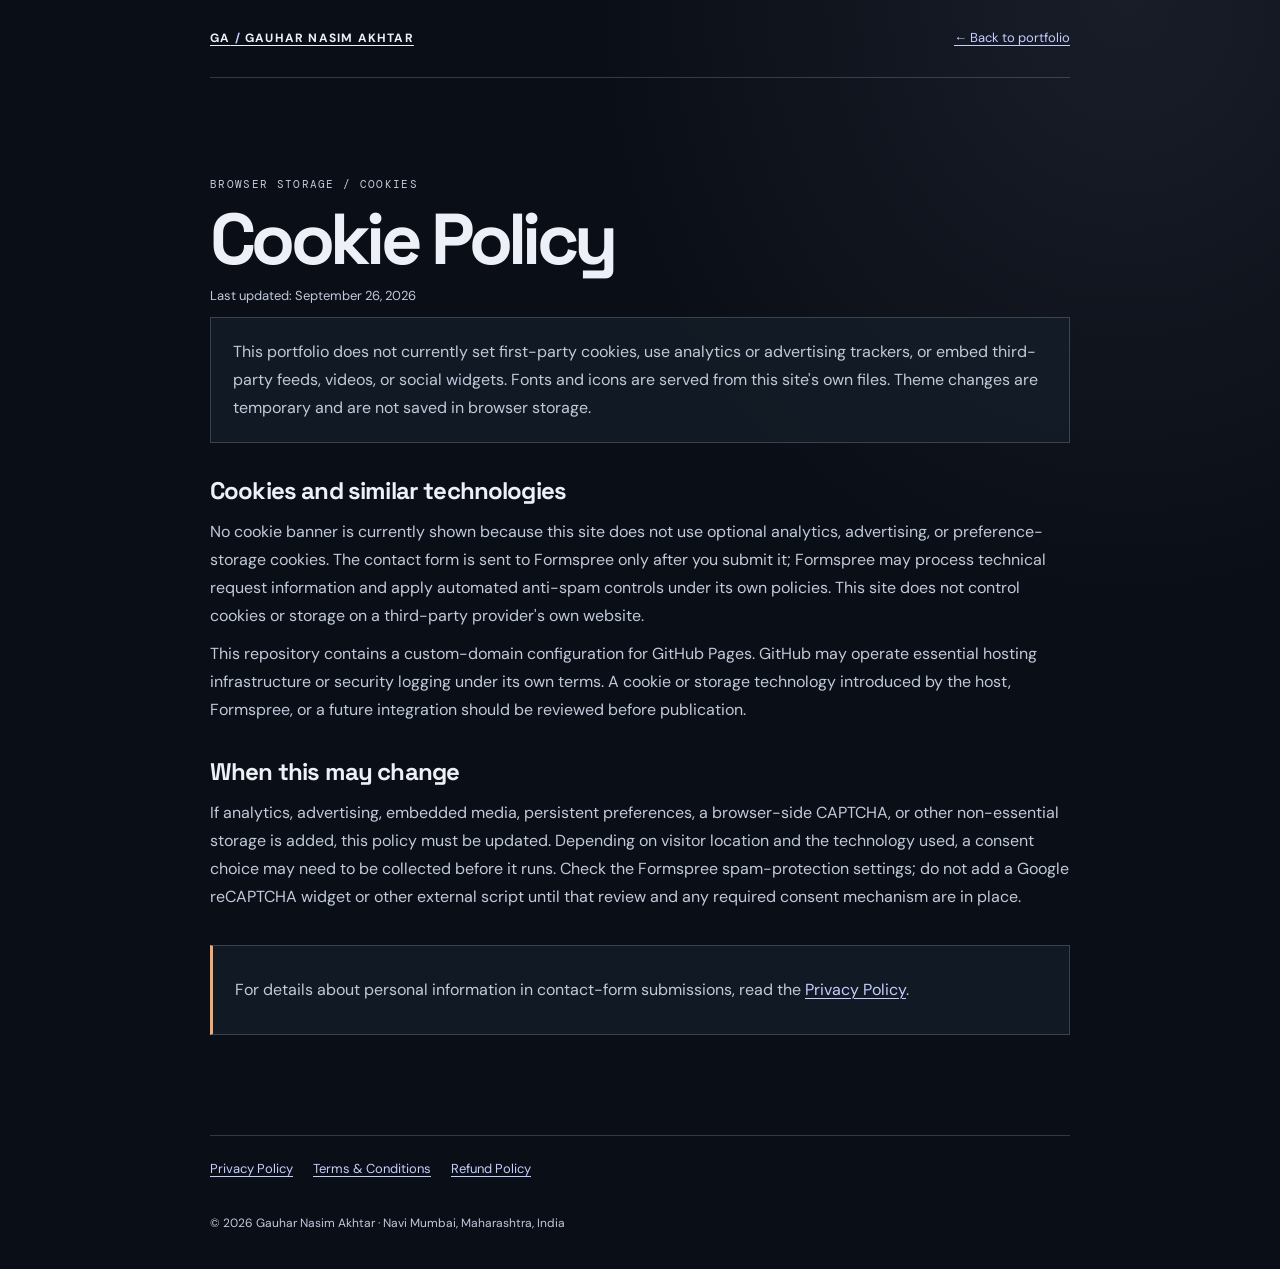
<file: cookie-policy.html>
<!doctype html>
<html lang="en">
<head>
  <meta charset="utf-8">
  <meta name="viewport" content="width=device-width, initial-scale=1">
  <meta name="referrer" content="strict-origin-when-cross-origin">
  <meta name="description" content="Cookie and browser storage notice for Gauhar Nasim Akhtar's portfolio.">
  <link rel="canonical" href="https://gauharakhtar.me/cookie-policy.html">
  <link rel="stylesheet" href="legal.css">
  <title>Cookie Policy — Gauhar Nasim Akhtar</title>
</head>
<body>
  <a class="skip-link" href="#main-content">Skip to content</a>
  <header class="legal-header legal-shell">
    <a class="legal-brand" href="index.html">GA<span> / </span>GAUHAR NASIM AKHTAR</a>
    <a class="back-link" href="index.html">← Back to portfolio</a>
  </header>
  <main class="legal-main legal-shell" id="main-content">
    <p class="legal-kicker">Browser storage / Cookies</p>
    <h1>Cookie Policy</h1>
    <p class="legal-updated">Last updated: September 26, 2026</p>

    <p class="legal-intro">This portfolio does not currently set first-party cookies, use analytics or advertising trackers, or embed third-party feeds, videos, or social widgets. Fonts and icons are served from this site's own files. Theme changes are temporary and are not saved in browser storage.</p>

    <section aria-labelledby="cookies">
      <h2 id="cookies">Cookies and similar technologies</h2>
      <p>No cookie banner is currently shown because this site does not use optional analytics, advertising, or preference-storage cookies. The contact form is sent to Formspree only after you submit it; Formspree may process technical request information and apply automated anti-spam controls under its own policies. This site does not control cookies or storage on a third-party provider's own website.</p>
      <p>This repository contains a custom-domain configuration for GitHub Pages. GitHub may operate essential hosting infrastructure or security logging under its own terms. A cookie or storage technology introduced by the host, Formspree, or a future integration should be reviewed before publication.</p>
    </section>

    <section aria-labelledby="consent">
      <h2 id="consent">When this may change</h2>
      <p>If analytics, advertising, embedded media, persistent preferences, a browser-side CAPTCHA, or other non-essential storage is added, this policy must be updated. Depending on visitor location and the technology used, a consent choice may need to be collected before it runs. Check the Formspree spam-protection settings; do not add a Google reCAPTCHA widget or other external script until that review and any required consent mechanism are in place.</p>
    </section>

    <aside class="legal-callout">
      <p>For details about personal information in contact-form submissions, read the <a href="privacy-policy.html">Privacy Policy</a>.</p>
    </aside>
  </main>
  <nav class="legal-nav legal-shell" aria-label="Legal pages">
    <a href="privacy-policy.html">Privacy Policy</a>
    <a href="terms.html">Terms &amp; Conditions</a>
    <a href="refund-policy.html">Refund Policy</a>
  </nav>
  <footer class="legal-footer legal-shell">© <span id="year">2026</span> Gauhar Nasim Akhtar · Navi Mumbai, Maharashtra, India</footer>
</body>
</html>
</file>
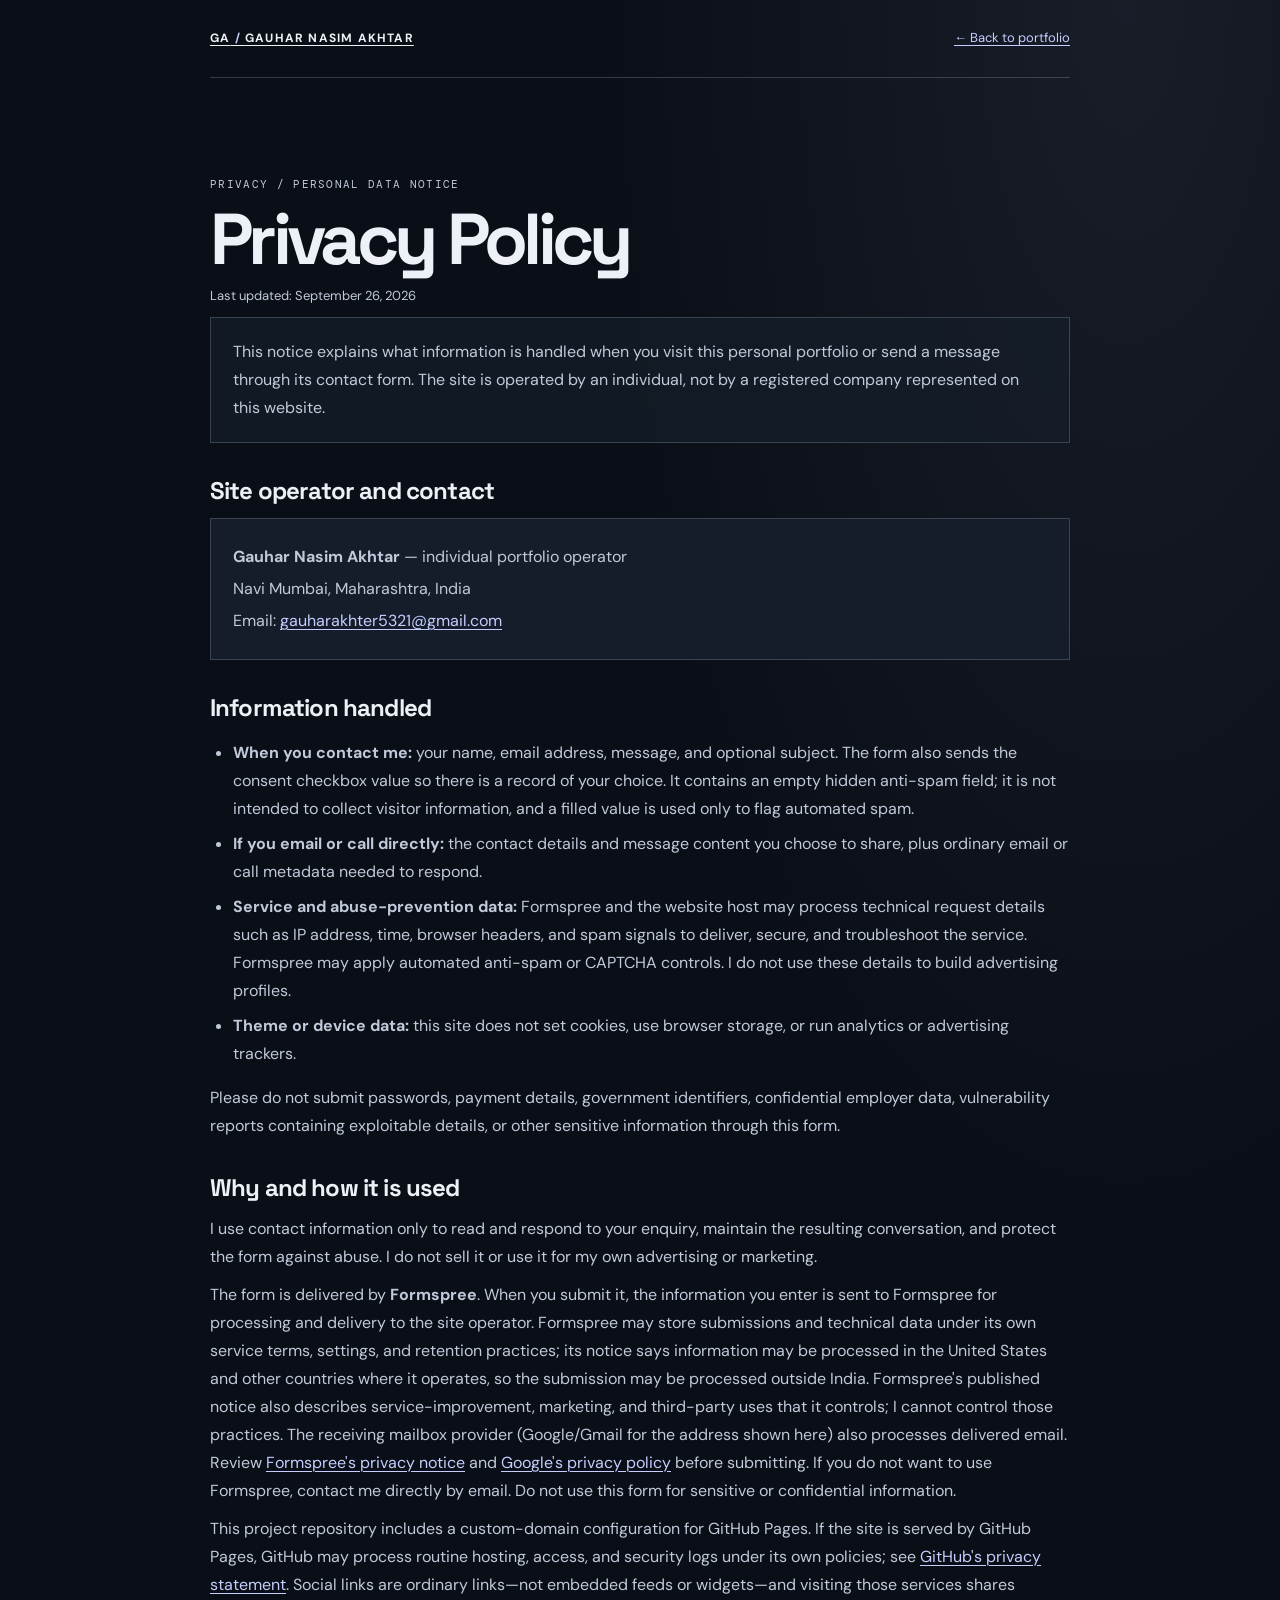
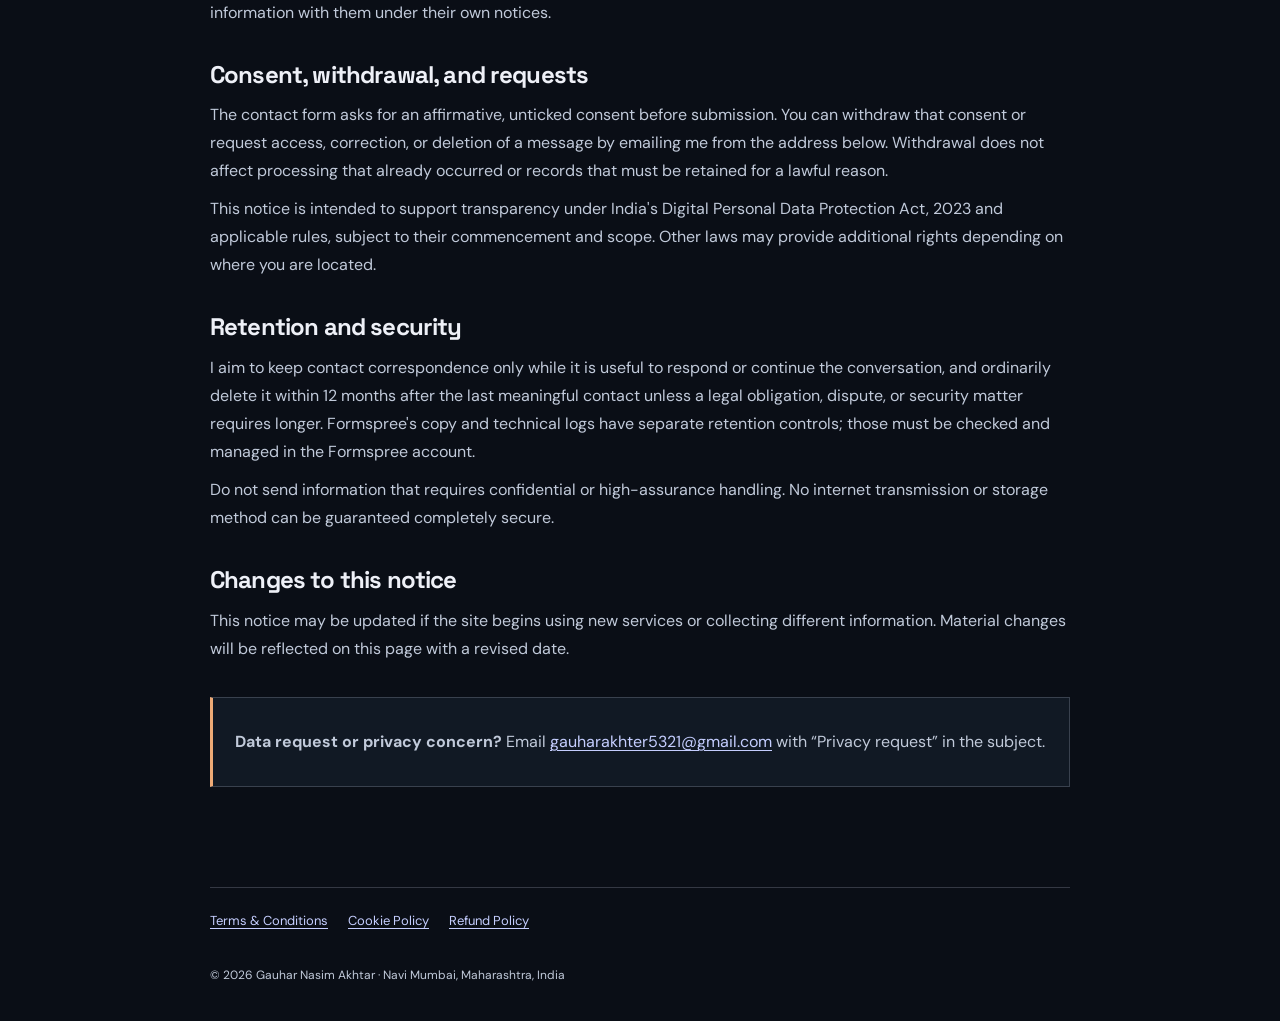
<file: privacy-policy.html>
<!doctype html>
<html lang="en">
<head>
  <meta charset="utf-8">
  <meta name="viewport" content="width=device-width, initial-scale=1">
  <meta name="referrer" content="strict-origin-when-cross-origin">
  <meta name="description" content="Privacy notice for Gauhar Nasim Akhtar's personal portfolio and contact form.">
  <link rel="canonical" href="https://gauharakhtar.me/privacy-policy.html">
  <link rel="stylesheet" href="legal.css">
  <title>Privacy Policy — Gauhar Nasim Akhtar</title>
</head>
<body>
  <a class="skip-link" href="#main-content">Skip to content</a>
  <header class="legal-header legal-shell">
    <a class="legal-brand" href="index.html">GA<span> / </span>GAUHAR NASIM AKHTAR</a>
    <a class="back-link" href="index.html">← Back to portfolio</a>
  </header>
  <main class="legal-main legal-shell" id="main-content">
    <p class="legal-kicker">Privacy / Personal data notice</p>
    <h1>Privacy Policy</h1>
    <p class="legal-updated">Last updated: September 26, 2026</p>

    <p class="legal-intro">This notice explains what information is handled when you visit this personal portfolio or send a message through its contact form. The site is operated by an individual, not by a registered company represented on this website.</p>

    <section aria-labelledby="operator">
      <h2 id="operator">Site operator and contact</h2>
      <div class="legal-contact">
        <p><strong>Gauhar Nasim Akhtar</strong> — individual portfolio operator</p>
        <p>Navi Mumbai, Maharashtra, India</p>
        <p>Email: <a href="mailto:gauharakhter5321@gmail.com">gauharakhter5321@gmail.com</a></p>
      </div>
    </section>

    <section aria-labelledby="data">
      <h2 id="data">Information handled</h2>
      <ul>
        <li><strong>When you contact me:</strong> your name, email address, message, and optional subject. The form also sends the consent checkbox value so there is a record of your choice. It contains an empty hidden anti-spam field; it is not intended to collect visitor information, and a filled value is used only to flag automated spam.</li>
        <li><strong>If you email or call directly:</strong> the contact details and message content you choose to share, plus ordinary email or call metadata needed to respond.</li>
        <li><strong>Service and abuse-prevention data:</strong> Formspree and the website host may process technical request details such as IP address, time, browser headers, and spam signals to deliver, secure, and troubleshoot the service. Formspree may apply automated anti-spam or CAPTCHA controls. I do not use these details to build advertising profiles.</li>
        <li><strong>Theme or device data:</strong> this site does not set cookies, use browser storage, or run analytics or advertising trackers.</li>
      </ul>
      <p>Please do not submit passwords, payment details, government identifiers, confidential employer data, vulnerability reports containing exploitable details, or other sensitive information through this form.</p>
    </section>

    <section aria-labelledby="purpose">
      <h2 id="purpose">Why and how it is used</h2>
      <p>I use contact information only to read and respond to your enquiry, maintain the resulting conversation, and protect the form against abuse. I do not sell it or use it for my own advertising or marketing.</p>
      <p>The form is delivered by <strong>Formspree</strong>. When you submit it, the information you enter is sent to Formspree for processing and delivery to the site operator. Formspree may store submissions and technical data under its own service terms, settings, and retention practices; its notice says information may be processed in the United States and other countries where it operates, so the submission may be processed outside India. Formspree's published notice also describes service-improvement, marketing, and third-party uses that it controls; I cannot control those practices. The receiving mailbox provider (Google/Gmail for the address shown here) also processes delivered email. Review <a href="https://formspree.io/legal/privacy-policy" target="_blank" rel="noopener noreferrer">Formspree's privacy notice</a> and <a href="https://policies.google.com/privacy" target="_blank" rel="noopener noreferrer">Google's privacy policy</a> before submitting. If you do not want to use Formspree, contact me directly by email. Do not use this form for sensitive or confidential information.</p>
      <p>This project repository includes a custom-domain configuration for GitHub Pages. If the site is served by GitHub Pages, GitHub may process routine hosting, access, and security logs under its own policies; see <a href="https://docs.github.com/en/site-policy/privacy-policies/github-privacy-statement" target="_blank" rel="noopener noreferrer">GitHub's privacy statement</a>. Social links are ordinary links—not embedded feeds or widgets—and visiting those services shares information with them under their own notices.</p>
    </section>

    <section aria-labelledby="legal-basis">
      <h2 id="legal-basis">Consent, withdrawal, and requests</h2>
      <p>The contact form asks for an affirmative, unticked consent before submission. You can withdraw that consent or request access, correction, or deletion of a message by emailing me from the address below. Withdrawal does not affect processing that already occurred or records that must be retained for a lawful reason.</p>
      <p>This notice is intended to support transparency under India's Digital Personal Data Protection Act, 2023 and applicable rules, subject to their commencement and scope. Other laws may provide additional rights depending on where you are located.</p>
    </section>

    <section aria-labelledby="retention">
      <h2 id="retention">Retention and security</h2>
      <p>I aim to keep contact correspondence only while it is useful to respond or continue the conversation, and ordinarily delete it within 12 months after the last meaningful contact unless a legal obligation, dispute, or security matter requires longer. Formspree's copy and technical logs have separate retention controls; those must be checked and managed in the Formspree account.</p>
      <p>Do not send information that requires confidential or high-assurance handling. No internet transmission or storage method can be guaranteed completely secure.</p>
    </section>

    <section aria-labelledby="changes">
      <h2 id="changes">Changes to this notice</h2>
      <p>This notice may be updated if the site begins using new services or collecting different information. Material changes will be reflected on this page with a revised date.</p>
    </section>

    <aside class="legal-callout">
      <p><strong>Data request or privacy concern?</strong> Email <a href="mailto:gauharakhter5321@gmail.com">gauharakhter5321@gmail.com</a> with “Privacy request” in the subject.</p>
    </aside>
  </main>
  <nav class="legal-nav legal-shell" aria-label="Legal pages">
    <a href="terms.html">Terms &amp; Conditions</a>
    <a href="cookie-policy.html">Cookie Policy</a>
    <a href="refund-policy.html">Refund Policy</a>
  </nav>
  <footer class="legal-footer legal-shell">© <span id="year">2026</span> Gauhar Nasim Akhtar · Navi Mumbai, Maharashtra, India</footer>
</body>
</html>
</file>
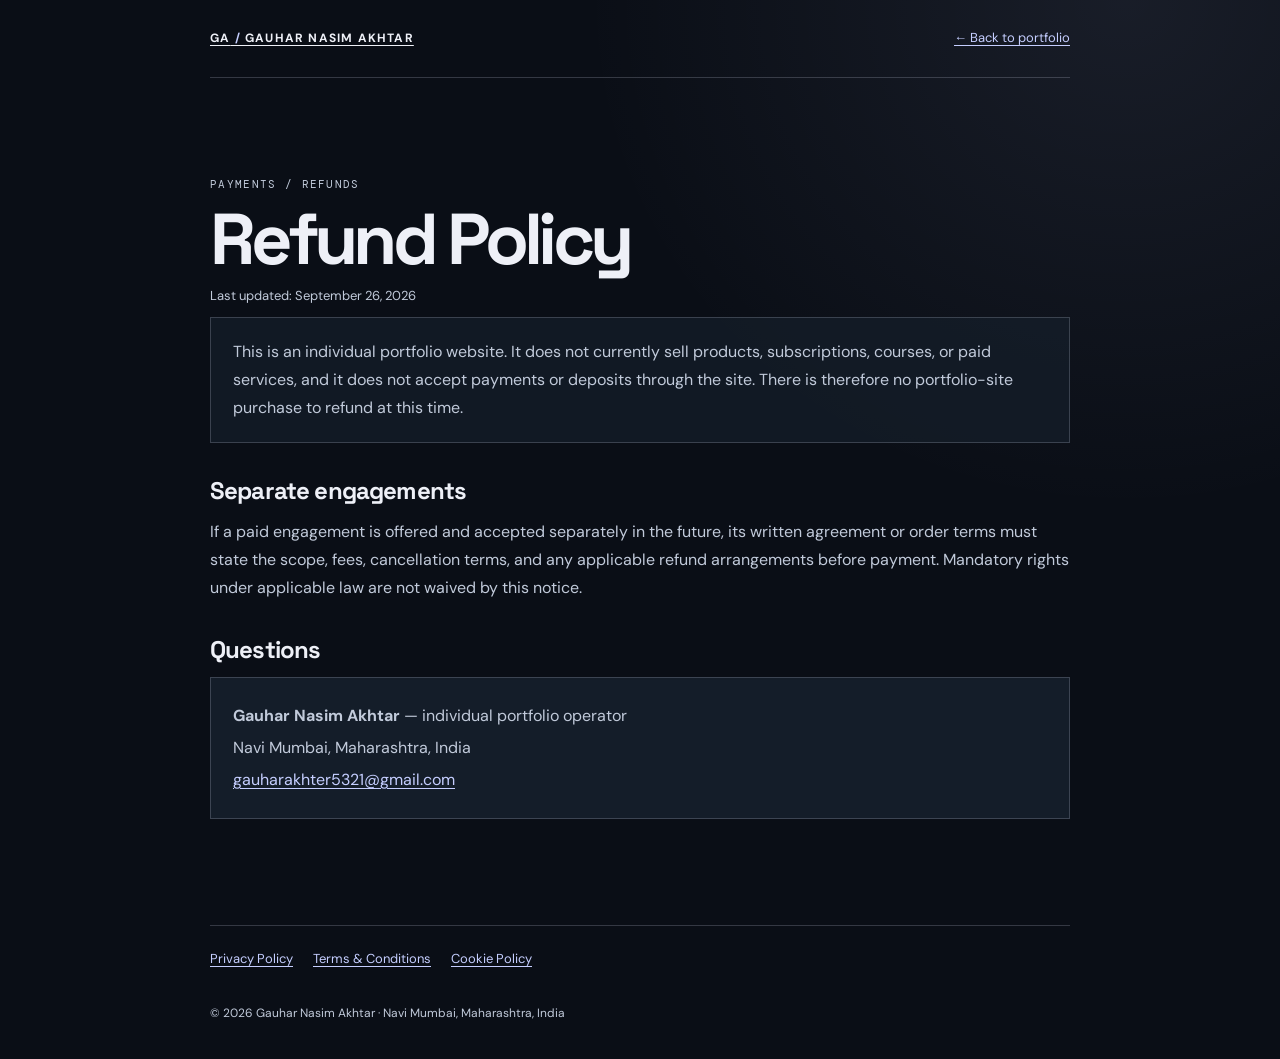
<file: refund-policy.html>
<!doctype html>
<html lang="en">
<head>
  <meta charset="utf-8">
  <meta name="viewport" content="width=device-width, initial-scale=1">
  <meta name="referrer" content="strict-origin-when-cross-origin">
  <meta name="description" content="Refund notice for Gauhar Nasim Akhtar's personal portfolio website.">
  <link rel="canonical" href="https://gauharakhtar.me/refund-policy.html">
  <link rel="stylesheet" href="legal.css">
  <title>Refund Policy — Gauhar Nasim Akhtar</title>
</head>
<body>
  <a class="skip-link" href="#main-content">Skip to content</a>
  <header class="legal-header legal-shell">
    <a class="legal-brand" href="index.html">GA<span> / </span>GAUHAR NASIM AKHTAR</a>
    <a class="back-link" href="index.html">← Back to portfolio</a>
  </header>
  <main class="legal-main legal-shell" id="main-content">
    <p class="legal-kicker">Payments / Refunds</p>
    <h1>Refund Policy</h1>
    <p class="legal-updated">Last updated: September 26, 2026</p>

    <p class="legal-intro">This is an individual portfolio website. It does not currently sell products, subscriptions, courses, or paid services, and it does not accept payments or deposits through the site. There is therefore no portfolio-site purchase to refund at this time.</p>

    <section aria-labelledby="separate">
      <h2 id="separate">Separate engagements</h2>
      <p>If a paid engagement is offered and accepted separately in the future, its written agreement or order terms must state the scope, fees, cancellation terms, and any applicable refund arrangements before payment. Mandatory rights under applicable law are not waived by this notice.</p>
    </section>

    <section aria-labelledby="contact">
      <h2 id="contact">Questions</h2>
      <div class="legal-contact">
        <p><strong>Gauhar Nasim Akhtar</strong> — individual portfolio operator</p>
        <p>Navi Mumbai, Maharashtra, India</p>
        <p><a href="mailto:gauharakhter5321@gmail.com">gauharakhter5321@gmail.com</a></p>
      </div>
    </section>
  </main>
  <nav class="legal-nav legal-shell" aria-label="Legal pages">
    <a href="privacy-policy.html">Privacy Policy</a>
    <a href="terms.html">Terms &amp; Conditions</a>
    <a href="cookie-policy.html">Cookie Policy</a>
  </nav>
  <footer class="legal-footer legal-shell">© <span id="year">2026</span> Gauhar Nasim Akhtar · Navi Mumbai, Maharashtra, India</footer>
</body>
</html>
</file>
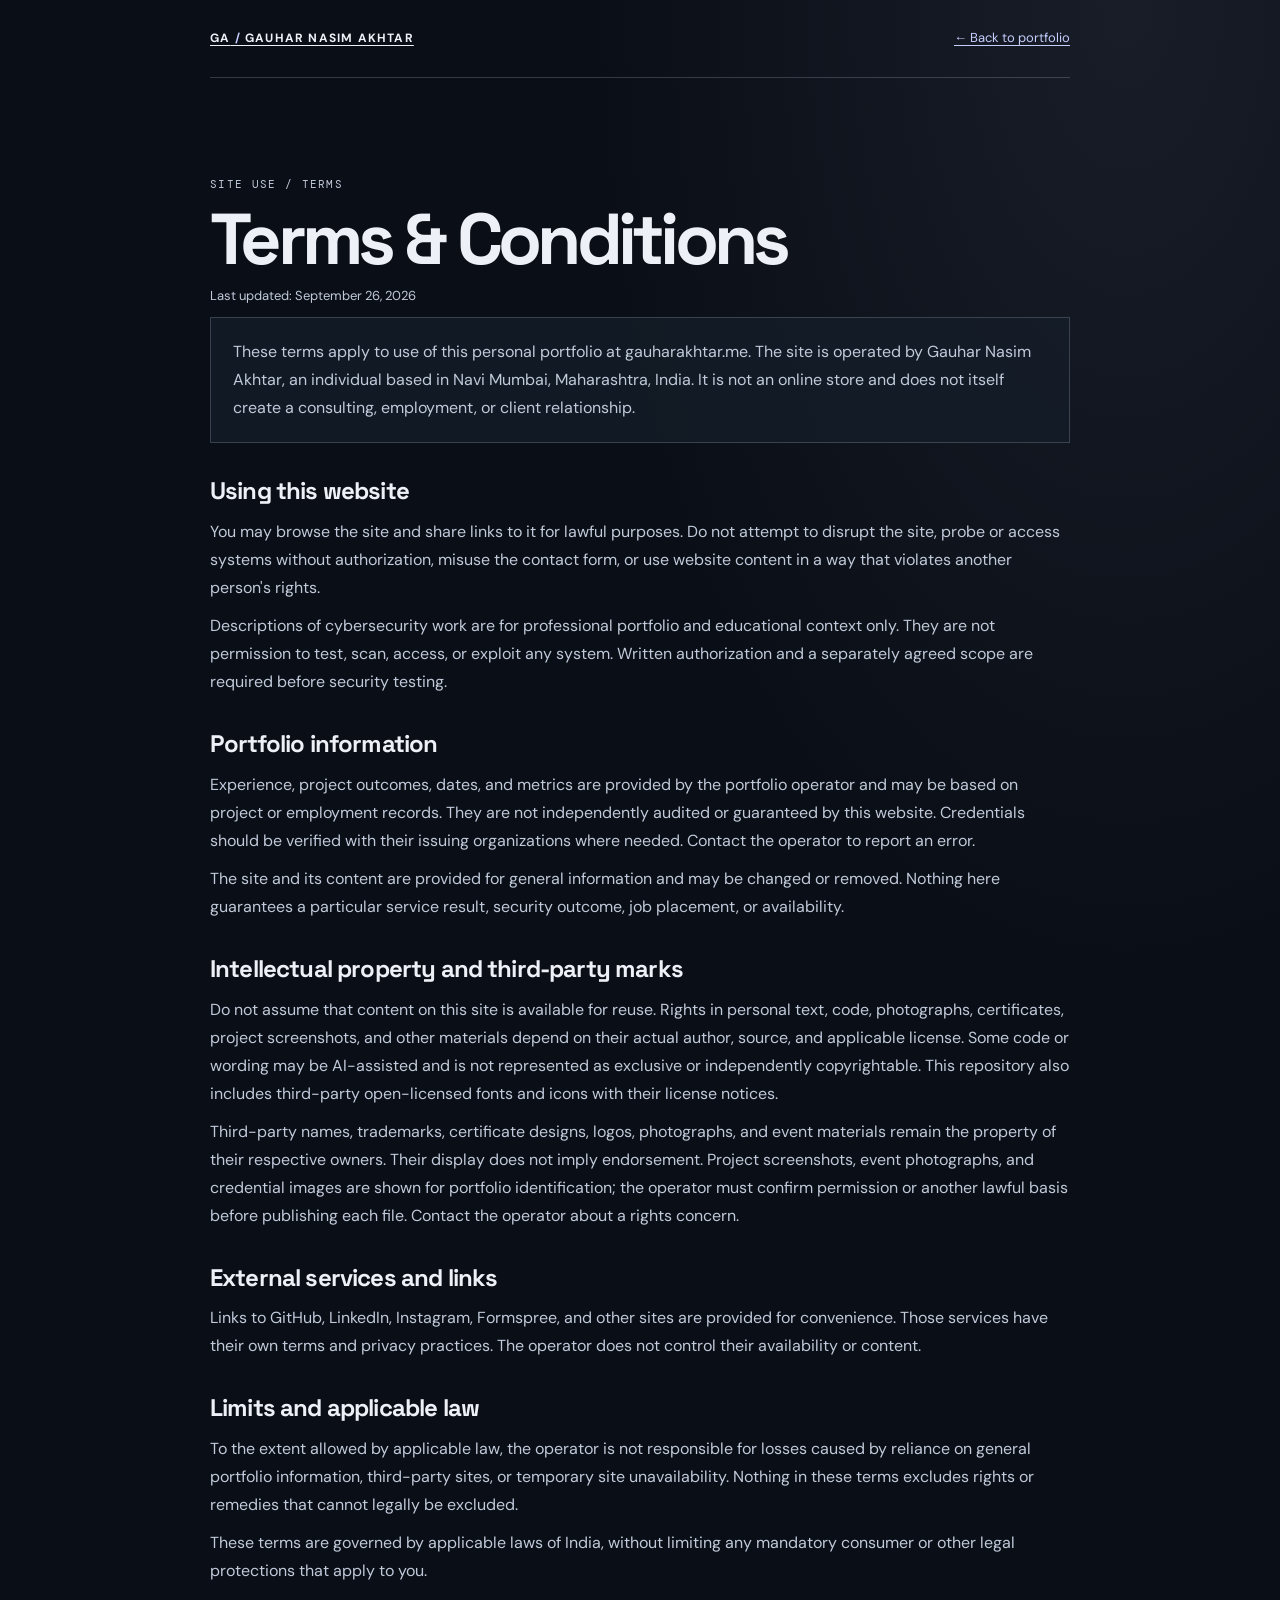
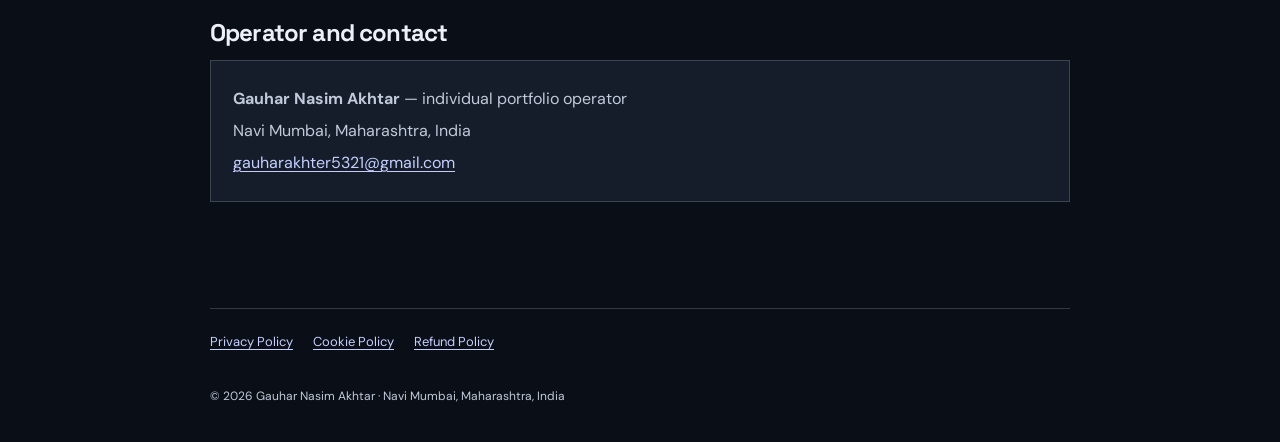
<file: terms.html>
<!doctype html>
<html lang="en">
<head>
  <meta charset="utf-8">
  <meta name="viewport" content="width=device-width, initial-scale=1">
  <meta name="referrer" content="strict-origin-when-cross-origin">
  <meta name="description" content="Terms for using Gauhar Nasim Akhtar's personal portfolio website.">
  <link rel="canonical" href="https://gauharakhtar.me/terms.html">
  <link rel="stylesheet" href="legal.css">
  <title>Terms &amp; Conditions — Gauhar Nasim Akhtar</title>
</head>
<body>
  <a class="skip-link" href="#main-content">Skip to content</a>
  <header class="legal-header legal-shell">
    <a class="legal-brand" href="index.html">GA<span> / </span>GAUHAR NASIM AKHTAR</a>
    <a class="back-link" href="index.html">← Back to portfolio</a>
  </header>
  <main class="legal-main legal-shell" id="main-content">
    <p class="legal-kicker">Site use / Terms</p>
    <h1>Terms &amp; Conditions</h1>
    <p class="legal-updated">Last updated: September 26, 2026</p>

    <p class="legal-intro">These terms apply to use of this personal portfolio at gauharakhtar.me. The site is operated by Gauhar Nasim Akhtar, an individual based in Navi Mumbai, Maharashtra, India. It is not an online store and does not itself create a consulting, employment, or client relationship.</p>

    <section aria-labelledby="use">
      <h2 id="use">Using this website</h2>
      <p>You may browse the site and share links to it for lawful purposes. Do not attempt to disrupt the site, probe or access systems without authorization, misuse the contact form, or use website content in a way that violates another person's rights.</p>
      <p>Descriptions of cybersecurity work are for professional portfolio and educational context only. They are not permission to test, scan, access, or exploit any system. Written authorization and a separately agreed scope are required before security testing.</p>
    </section>

    <section aria-labelledby="accuracy">
      <h2 id="accuracy">Portfolio information</h2>
      <p>Experience, project outcomes, dates, and metrics are provided by the portfolio operator and may be based on project or employment records. They are not independently audited or guaranteed by this website. Credentials should be verified with their issuing organizations where needed. Contact the operator to report an error.</p>
      <p>The site and its content are provided for general information and may be changed or removed. Nothing here guarantees a particular service result, security outcome, job placement, or availability.</p>
    </section>

    <section aria-labelledby="rights">
      <h2 id="rights">Intellectual property and third-party marks</h2>
      <p>Do not assume that content on this site is available for reuse. Rights in personal text, code, photographs, certificates, project screenshots, and other materials depend on their actual author, source, and applicable license. Some code or wording may be AI-assisted and is not represented as exclusive or independently copyrightable. This repository also includes third-party open-licensed fonts and icons with their license notices.</p>
      <p>Third-party names, trademarks, certificate designs, logos, photographs, and event materials remain the property of their respective owners. Their display does not imply endorsement. Project screenshots, event photographs, and credential images are shown for portfolio identification; the operator must confirm permission or another lawful basis before publishing each file. Contact the operator about a rights concern.</p>
    </section>

    <section aria-labelledby="external">
      <h2 id="external">External services and links</h2>
      <p>Links to GitHub, LinkedIn, Instagram, Formspree, and other sites are provided for convenience. Those services have their own terms and privacy practices. The operator does not control their availability or content.</p>
    </section>

    <section aria-labelledby="liability">
      <h2 id="liability">Limits and applicable law</h2>
      <p>To the extent allowed by applicable law, the operator is not responsible for losses caused by reliance on general portfolio information, third-party sites, or temporary site unavailability. Nothing in these terms excludes rights or remedies that cannot legally be excluded.</p>
      <p>These terms are governed by applicable laws of India, without limiting any mandatory consumer or other legal protections that apply to you.</p>
    </section>

    <section aria-labelledby="contact">
      <h2 id="contact">Operator and contact</h2>
      <div class="legal-contact">
        <p><strong>Gauhar Nasim Akhtar</strong> — individual portfolio operator</p>
        <p>Navi Mumbai, Maharashtra, India</p>
        <p><a href="mailto:gauharakhter5321@gmail.com">gauharakhter5321@gmail.com</a></p>
      </div>
    </section>
  </main>
  <nav class="legal-nav legal-shell" aria-label="Legal pages">
    <a href="privacy-policy.html">Privacy Policy</a>
    <a href="cookie-policy.html">Cookie Policy</a>
    <a href="refund-policy.html">Refund Policy</a>
  </nav>
  <footer class="legal-footer legal-shell">© <span id="year">2026</span> Gauhar Nasim Akhtar · Navi Mumbai, Maharashtra, India</footer>
</body>
</html>
</file>
<file: legal.css>
/* Shared, self-hosted styles for the portfolio's legal notices. */
@font-face { font-family: "DM Sans"; src: url("fonts/web/dm-sans-variable.woff2") format("woff2"); font-style: normal; font-weight: 400 700; font-display: swap; }
@font-face { font-family: "Space Grotesk"; src: url("fonts/web/space-grotesk-variable.woff2") format("woff2"); font-style: normal; font-weight: 400 700; font-display: swap; }
@font-face { font-family: "DM Mono"; src: url("fonts/web/dm-mono-400.woff2") format("woff2"); font-style: normal; font-weight: 400; font-display: swap; }
:root {
  color-scheme: dark;
  --page-bg: #0a0e16;
  --page-surface: #141d29;
  --page-ink: #eef0f7;
  --page-muted: #c1cada;
  --page-accent: #c5ceff;
  --page-warm: #eeaa76;
  --page-line: rgba(218, 226, 244, .2);
  font-family: "DM Sans", Arial, sans-serif;
}

* { box-sizing: border-box; }
html { background: var(--page-bg); scroll-behavior: smooth; }
body {
  margin: 0;
  background:
    radial-gradient(ellipse at 88% 0%, rgba(197, 206, 255, .08), transparent 34rem),
    var(--page-bg);
  color: var(--page-ink);
  font: 400 16px/1.75 "DM Sans", Arial, sans-serif;
}
a { color: var(--page-accent); text-decoration-thickness: 1px; text-underline-offset: 3px; }
a:hover { color: var(--page-warm); }
a:focus-visible, button:focus-visible, input:focus-visible, textarea:focus-visible {
  outline: 3px solid var(--page-warm);
  outline-offset: 4px;
}
.skip-link {
  position: fixed;
  z-index: 10;
  top: 12px;
  left: 12px;
  transform: translateY(-160%);
  padding: 10px 14px;
  background: var(--page-accent);
  color: #131829;
  font-weight: 700;
}
.skip-link:focus { transform: none; }
.legal-shell { width: min(860px, calc(100% - 36px)); margin: 0 auto; }
.legal-header {
  display: flex;
  align-items: center;
  justify-content: space-between;
  gap: 20px;
  min-height: 78px;
  border-bottom: 1px solid var(--page-line);
}
.legal-brand { color: var(--page-ink); font-size: 12px; font-weight: 700; letter-spacing: .1em; }
.legal-brand span { color: var(--page-accent); }
.back-link { font-size: 13px; }
.legal-main { padding: clamp(44px, 8vw, 88px) 0 72px; }
.legal-kicker {
  margin: 0 0 14px;
  color: var(--page-warm);
  font: 500 11px/1.5 "DM Mono", monospace;
  letter-spacing: .12em;
  text-transform: uppercase;
}
h1, h2, h3 { color: var(--page-ink); font-family: "Space Grotesk", "DM Sans", Arial, sans-serif; }
h1 { margin: 0; font-size: clamp(42px, 8vw, 72px); line-height: 1; letter-spacing: -.065em; }
.legal-updated { margin: 18px 0 32px; color: var(--page-muted); font-size: 13px; }
.legal-intro, .legal-callout {
  padding: 20px 22px;
  border: 1px solid var(--page-line);
  background: color-mix(in srgb, var(--page-surface) 76%, transparent);
}
.legal-intro { margin: 0 0 32px; color: var(--page-muted); }
.legal-callout { margin: 28px 0; border-left: 3px solid var(--page-warm); }
.legal-callout p { margin: 0; }
.legal-main section { margin: 34px 0; }
.legal-main h2 { margin: 0 0 12px; font-size: 24px; line-height: 1.2; letter-spacing: -.035em; }
.legal-main h3 { margin: 22px 0 8px; font-size: 17px; line-height: 1.3; }
.legal-main p { margin: 10px 0; color: var(--page-muted); }
.legal-main ul { padding-left: 23px; color: var(--page-muted); }
.legal-main li { margin: 7px 0; }
.legal-contact {
  padding: 20px 22px;
  border: 1px solid var(--page-line);
  background: var(--page-surface);
}
.legal-contact p { margin: 4px 0; }
.legal-nav {
  display: flex;
  flex-wrap: wrap;
  gap: 10px 20px;
  padding: 22px 0 32px;
  border-top: 1px solid var(--page-line);
  color: var(--page-muted);
  font-size: 13px;
}
.legal-footer {
  padding: 0 0 35px;
  color: var(--page-muted);
  font-size: 12px;
}
@media (max-width: 520px) {
  .legal-header { align-items: flex-start; flex-direction: column; justify-content: center; gap: 6px; padding: 15px 0; }
  .legal-main { padding-top: 48px; }
  .legal-intro, .legal-callout, .legal-contact { padding: 17px; }
}
@media (prefers-reduced-motion: reduce) {
  *, *::before, *::after { scroll-behavior: auto !important; transition-duration: .01ms !important; }
}
</file>
